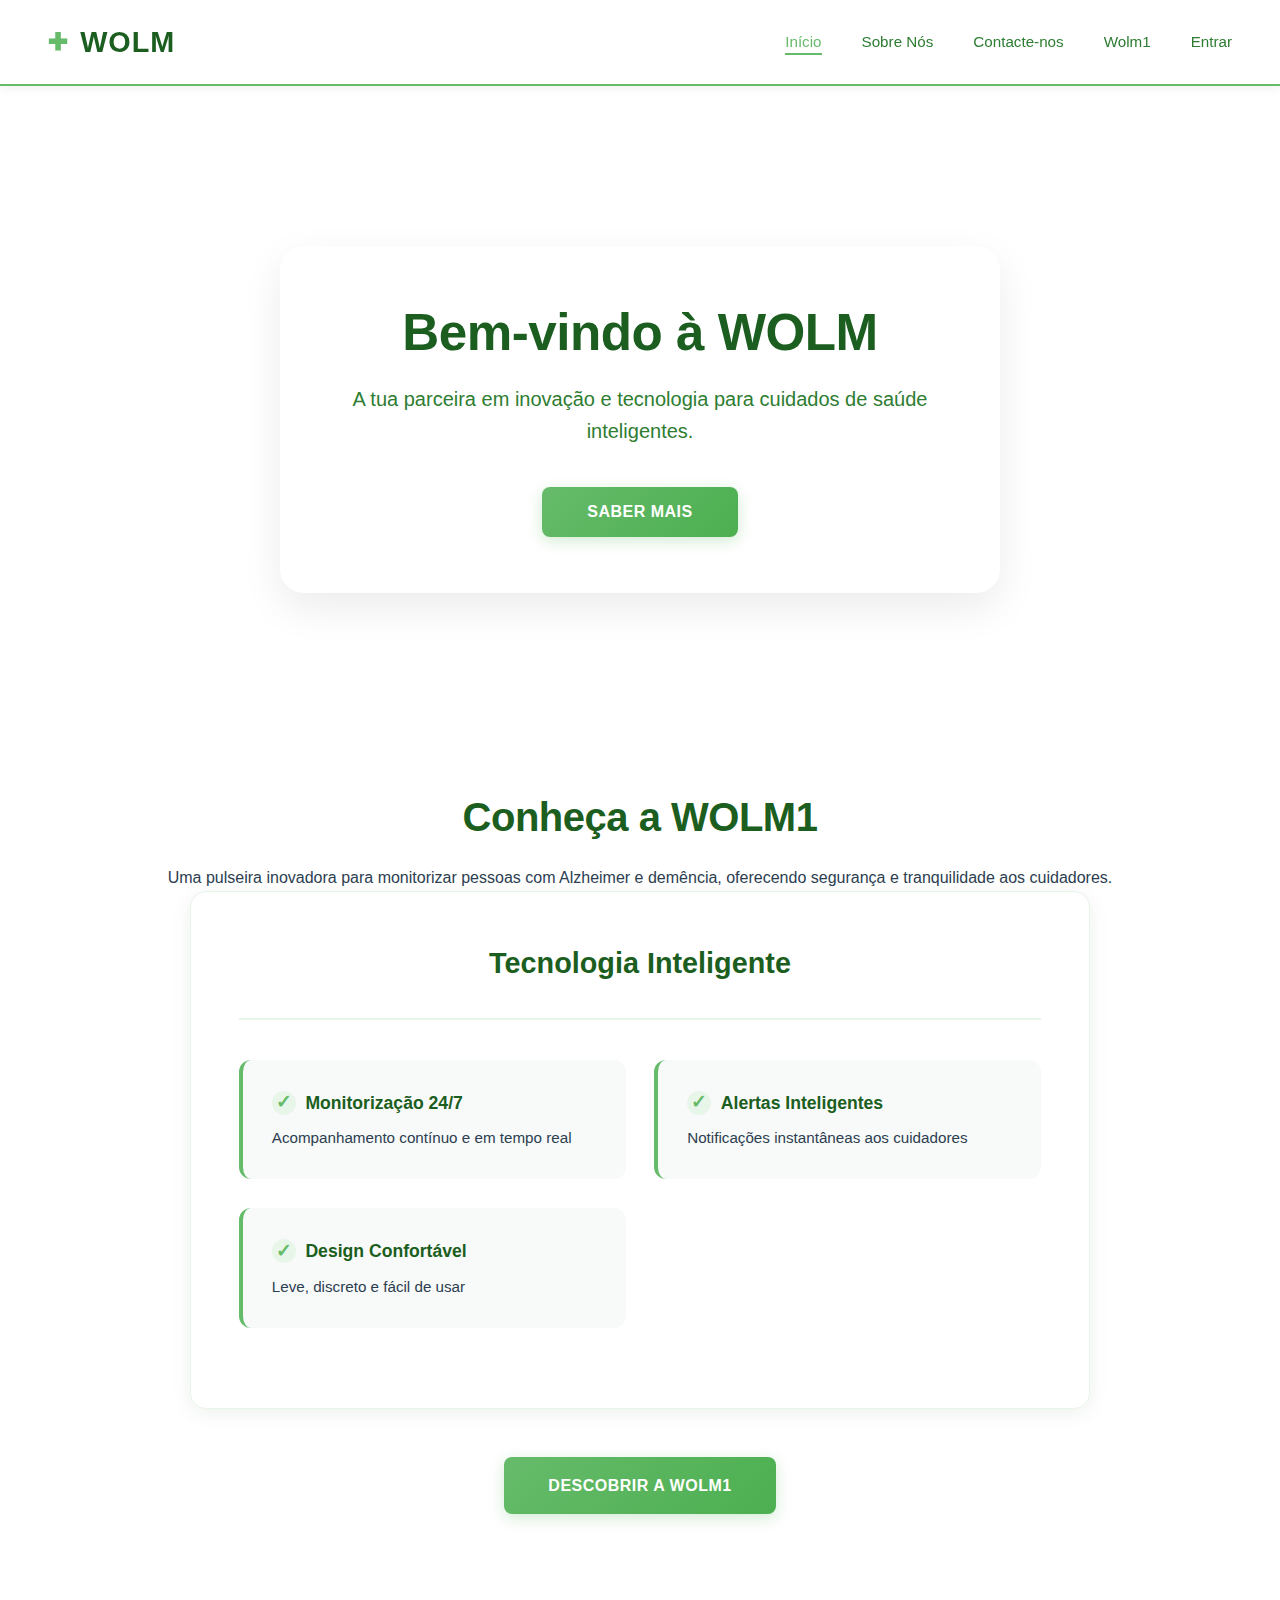
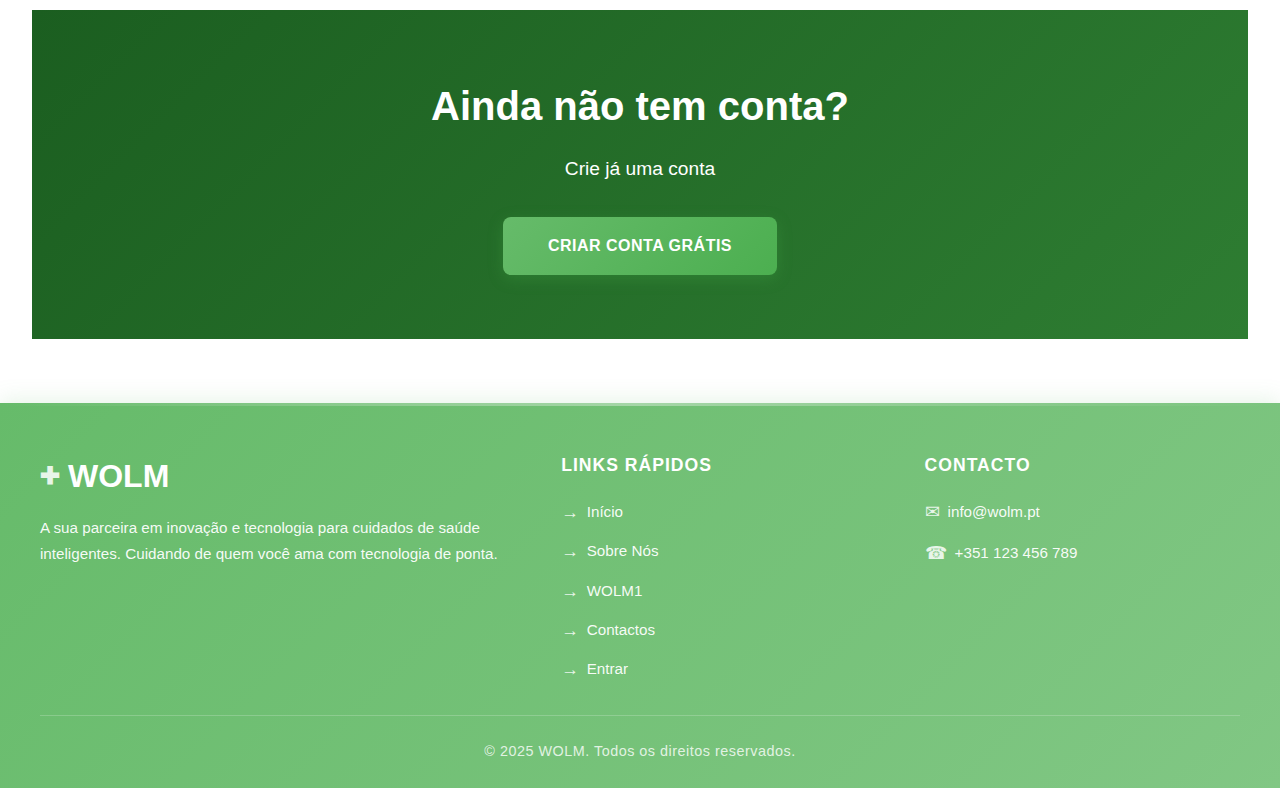
<file: index.html>
<!DOCTYPE html>
<html lang="pt">
<head>
  <meta charset="UTF-8">
  <meta name="viewport" content="width=device-width, initial-scale=1.0">
  <title>WOLM - Inovação e Tecnologia</title>
  <link rel="stylesheet" href="style.css" />
</head>
<body>
  <header>
    <h1>WOLM</h1>
    <nav>
      <ul>
        <li><a href="index.html" class="ativo">Início</a></li>
        <li><a href="sobre.html">Sobre Nós</a></li>
        <li><a href="contactos.html">Contacte-nos</a></li>
        <li><a href="wolm1.html">Wolm1</a></li>
        <li><a href="login.php">Entrar</a></li>
      </ul>
    </nav>
  </header>

  <main>
    <section class="hero">
      <div class="hero-content">
        <h2>Bem-vindo à WOLM</h2>
        <p>A tua parceira em inovação e tecnologia para cuidados de saúde inteligentes.</p>
        <button onclick="window.location.href='sobre.html'">Saber Mais</button>
      </div>
    </section>

    <!-- Secção da WOLM1 -->
    <section class="produto">
      <div class="produto-content">
        <h2>Conheça a WOLM1</h2>
        <p>Uma pulseira inovadora para monitorizar pessoas com Alzheimer e demência, oferecendo segurança e tranquilidade aos cuidadores.</p>
        
        <div class="produto-card">
          <div class="produto-card-header">
            <div class="produto-icon"></div>
            <h3>Tecnologia Inteligente</h3>
          </div>

          <div class="produto-features">
            <div class="feature-item">
              <h4>Monitorização 24/7</h4>
              <p>Acompanhamento contínuo e em tempo real</p>
            </div>
            <div class="feature-item">
              <h4>Alertas Inteligentes</h4>
              <p>Notificações instantâneas aos cuidadores</p>
            </div>
            <div class="feature-item">
              <h4>Design Confortável</h4>
              <p>Leve, discreto e fácil de usar</p>
            </div>
          </div>
        </div>

        <a href="wolm1.html" class="botao">Descobrir a WOLM1</a>
      </div>
    </section>

    <!-- CTA Criar Conta -->
    <section style="text-align: center; padding: 4rem 2rem; background: linear-gradient(135deg, #1b5e20, #2e7d32);">
      <h2 style="color: #ffffff; font-size: 2.5rem; margin-bottom: 1rem;">Ainda não tem conta?</h2>
      <p style="color: #ffffff; font-size: 1.2rem; margin-bottom: 2rem;">Crie já uma conta</p>
      <a href="login.php" class="botao" style="display: inline-block;">Criar conta grátis</a>
    </section>
  </main>

 <footer>
  <div class="footer-container">
    <!-- Marca e Descrição -->
    <div class="footer-brand">
      <h3>WOLM</h3>
      <p>A sua parceira em inovação e tecnologia para cuidados de saúde inteligentes. Cuidando de quem você ama com tecnologia de ponta.</p>
    </div>

    <!-- Links Rápidos -->
    <div class="footer-links">
      <h4>Links Rápidos</h4>
      <div class="links-column">
        <a href="index.html">Início</a>
        <a href="sobre.html">Sobre Nós</a>
        <a href="wolm1.html">WOLM1</a>
        <a href="contactos.html">Contactos</a>
        <a href="login.php">Entrar</a>
      </div>
    </div>

    <!-- Informações de Contato -->
    <div class="footer-contact">
      <h4>Contacto</h4>
      <p>info@wolm.pt</p>
      <p>+351 123 456 789</p>
    </div>
  </div>

  <!-- Copyright -->
  <div class="footer-copyright">
    <p>&copy; 2025 WOLM. Todos os direitos reservados.</p>
  </div>
</footer>
</body>
</html>
</file>
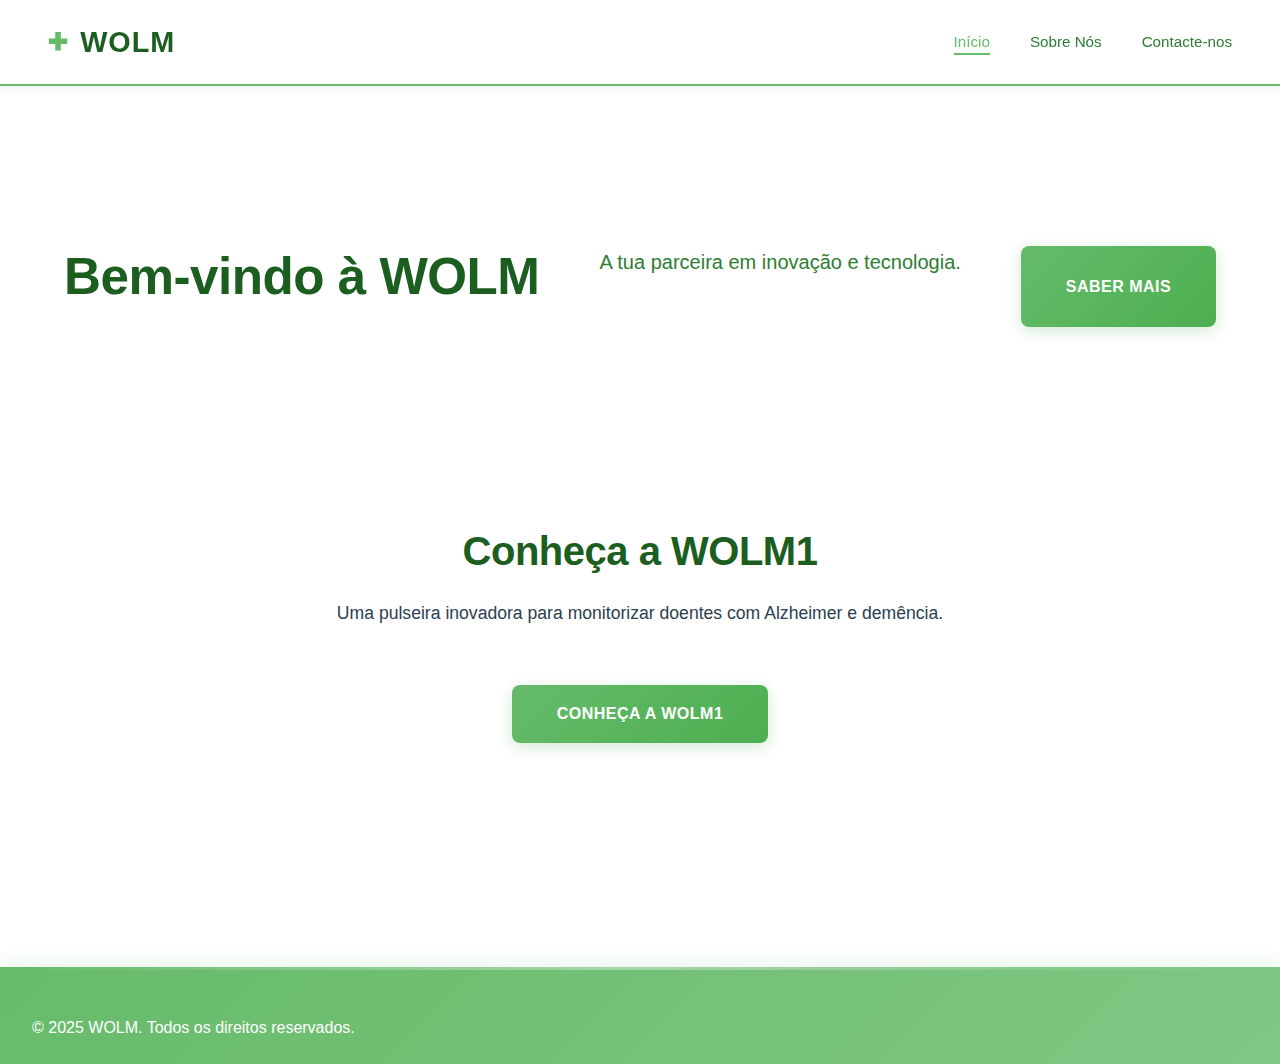
<file: PAP/index.html>
<!DOCTYPE html>
<html lang="pt">
<head>
  <meta charset="UTF-8">
  <meta name="viewport" content="width=device-width, initial-scale=1.0">
  <title>WOLM - Inovação e Tecnologia</title>
  <link rel="stylesheet" href="style.css">
</head>
<body>
  <header>
    <h1>WOLM</h1>
    <nav>
      <ul>
        <li><a href="index.html" class="ativo">Início</a></li>
        <li><a href="sobre.html">Sobre Nós</a></li>
        <li><a href="contactos.html">Contacte-nos</a></li>
      </ul>
    </nav>
  </header>

  <main>
    <section class="hero">
      <h2>Bem-vindo à WOLM</h2>
      <p>A tua parceira em inovação e tecnologia.</p>
      <button onclick="window.location.href='sobre.html'">Saber Mais</button>
    </section>

    <!-- Secção da WOLM1 -->
    <section class="produto">
      <h2>Conheça a WOLM1</h2>
      <p>Uma pulseira inovadora para monitorizar doentes com Alzheimer e demência.</p>
      <a href="wolm1.html" class="botao">Conheça a WOLM1</a>
    </section>
  </main>

  <footer>
    <p>&copy; 2025 WOLM. Todos os direitos reservados.</p>
  </footer>

  <script src="script.js"></script>
</body>
</html>
</file>
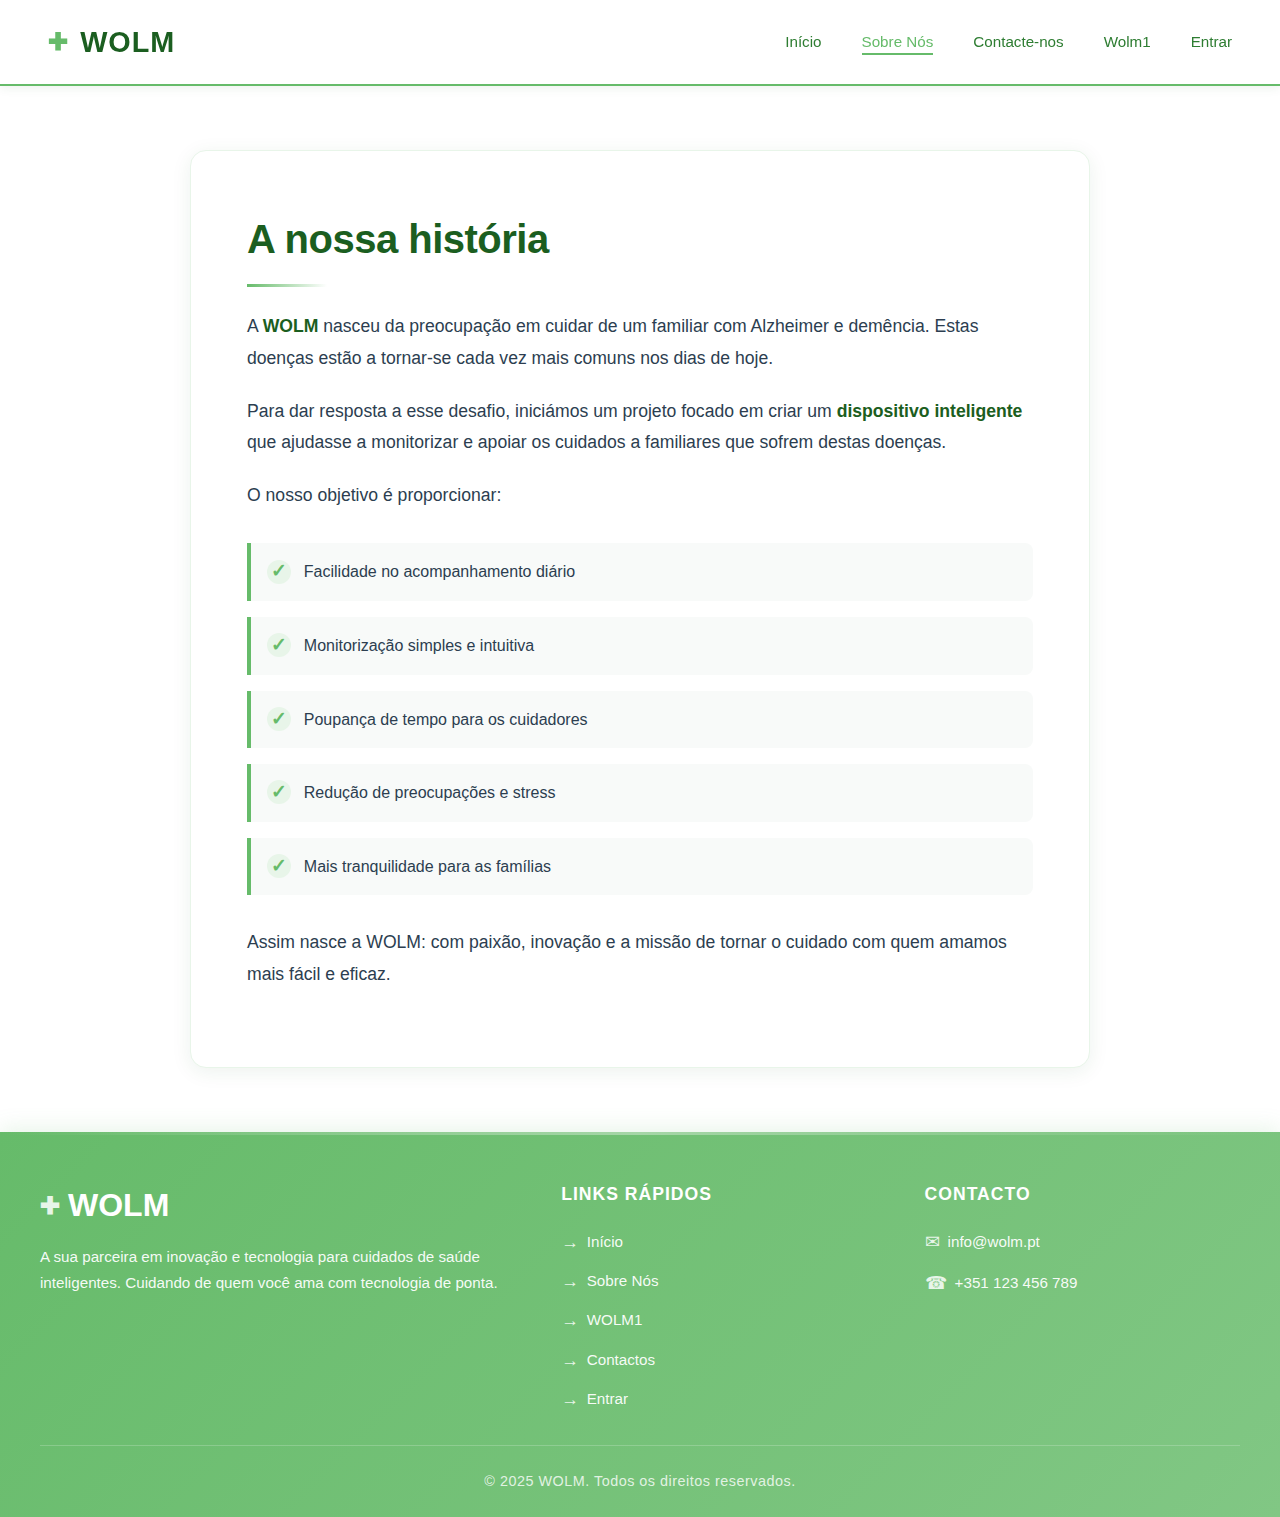
<file: sobre.html>
<!DOCTYPE html>
<html lang="pt">
<head>
  <meta charset="UTF-8">
  <meta name="viewport" content="width=device-width, initial-scale=1.0">
  <title>Sobre Nós - WOLM</title>
  <link rel="stylesheet" href="style.css" />
</head>
<body>
  <header>
    <h1>WOLM</h1>
    <nav>
      <ul>
        <li><a href="index.html">Início</a></li>
        <li><a href="sobre.html" class="ativo">Sobre Nós</a></li>
        <li><a href="contactos.html">Contacte-nos</a></li>
        <li><a href="wolm1.html">Wolm1</a></li>
        <li><a href="login.php">Entrar</a></li>
      </ul>
    </nav>
  </header>

  <main>
    <section class="conteudo">
      <h2>A nossa história</h2>

      <p>
        A <strong>WOLM</strong> nasceu da preocupação em cuidar de um familiar com Alzheimer e demência.  
        Estas doenças estão a tornar-se cada vez mais comuns nos dias de hoje.
      </p>

      <p>
        Para dar resposta a esse desafio, iniciámos um projeto focado em criar um
        <strong>dispositivo inteligente</strong> que ajudasse a monitorizar e apoiar os cuidados
        a familiares que sofrem destas doenças.
      </p>

      <p>
        O nosso objetivo é proporcionar:
      </p>

      <ul>
        <li>Facilidade no acompanhamento diário</li>
        <li>Monitorização simples e intuitiva</li>
        <li>Poupança de tempo para os cuidadores</li>
        <li>Redução de preocupações e stress</li>
        <li>Mais tranquilidade para as famílias</li>
      </ul>

      <p>
        Assim nasce a WOLM: com paixão, inovação e a missão de tornar o cuidado com quem amamos
        mais fácil e eficaz.
      </p>
    </section>
  </main>

<footer>
  <div class="footer-container">
    <!-- Marca e Descrição -->
    <div class="footer-brand">
      <h3>WOLM</h3>
      <p>A sua parceira em inovação e tecnologia para cuidados de saúde inteligentes. Cuidando de quem você ama com tecnologia de ponta.</p>
    </div>

    <!-- Links Rápidos -->
    <div class="footer-links">
      <h4>Links Rápidos</h4>
      <div class="links-column">
        <a href="index.html">Início</a>
        <a href="sobre.html">Sobre Nós</a>
        <a href="wolm1.html">WOLM1</a>
        <a href="contactos.html">Contactos</a>
        <a href="login.php">Entrar</a>
      </div>
    </div>

    <!-- Informações de Contato -->
    <div class="footer-contact">
      <h4>Contacto</h4>
      <p>info@wolm.pt</p>
      <p>+351 123 456 789</p>
    </div>
  </div>

  <!-- Copyright -->
  <div class="footer-copyright">
    <p>&copy; 2025 WOLM. Todos os direitos reservados.</p>
  </div>
</footer>
</body>
</html>
</file>
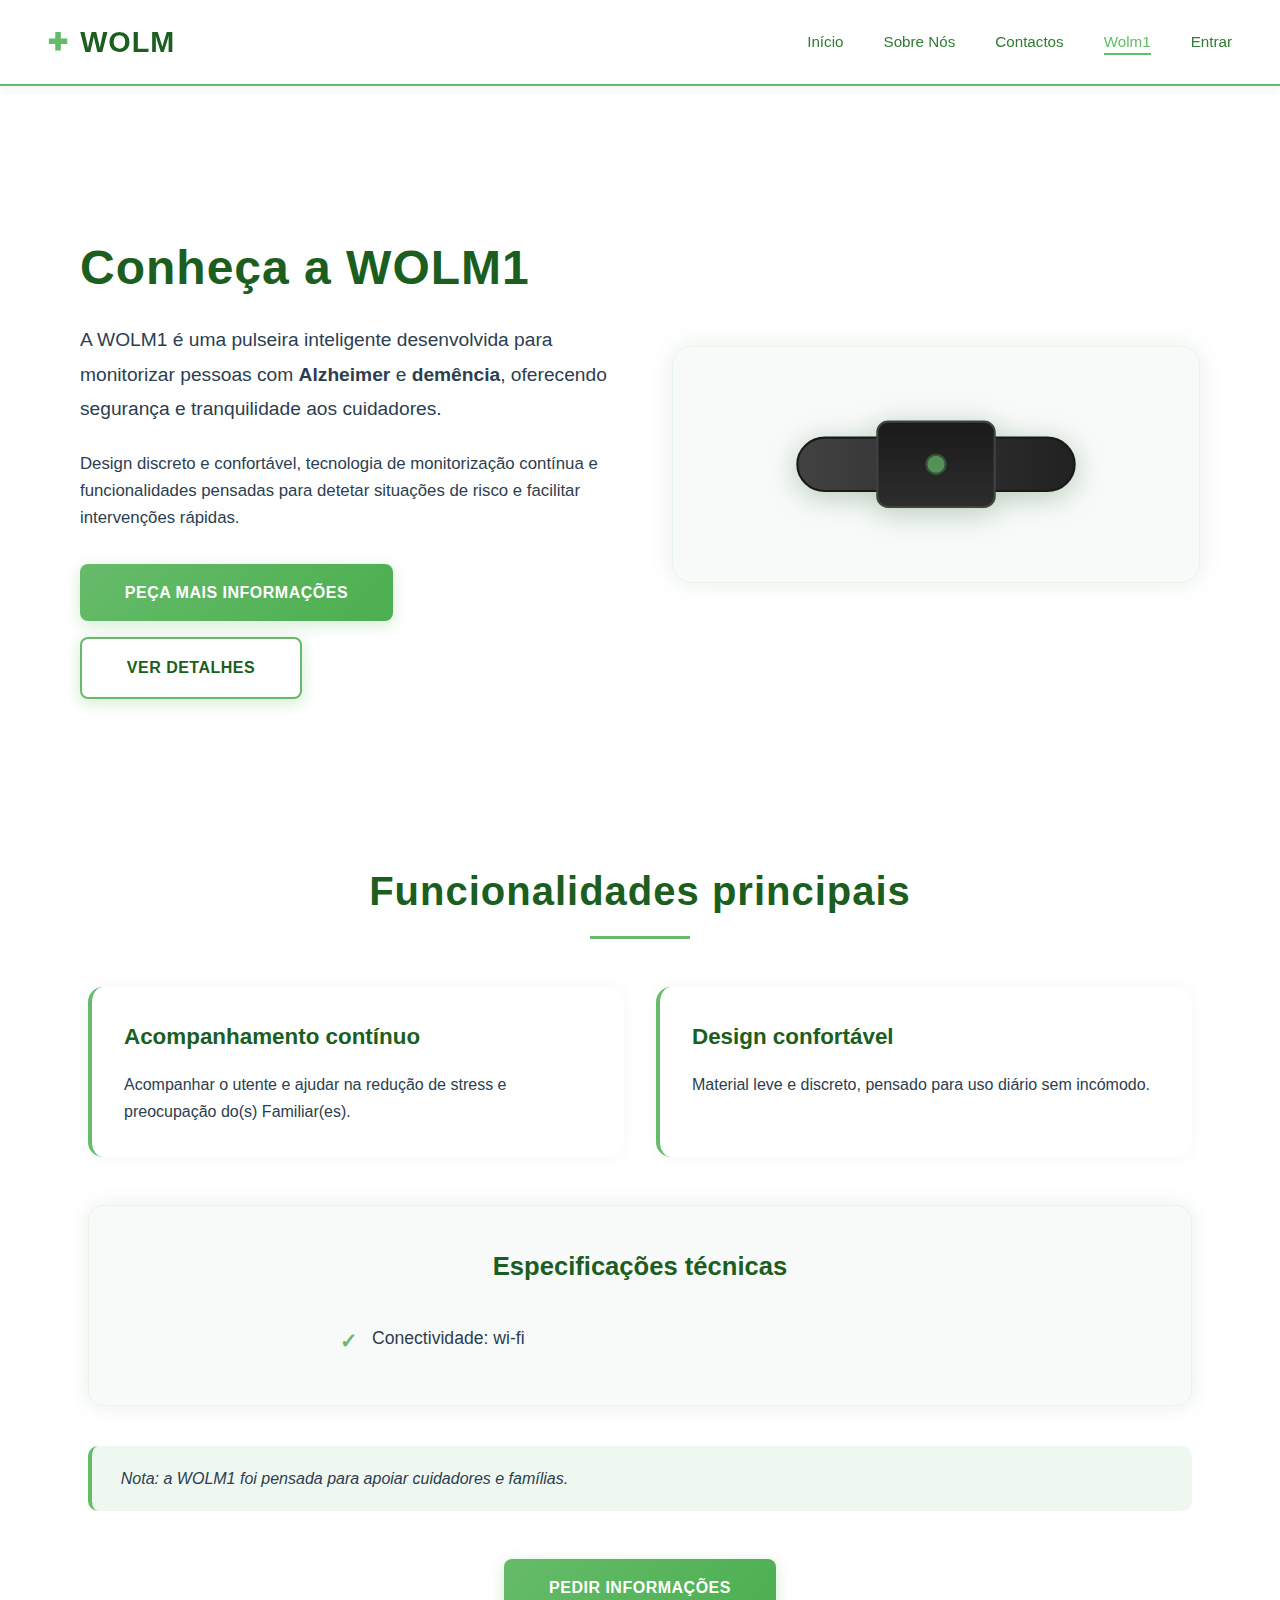
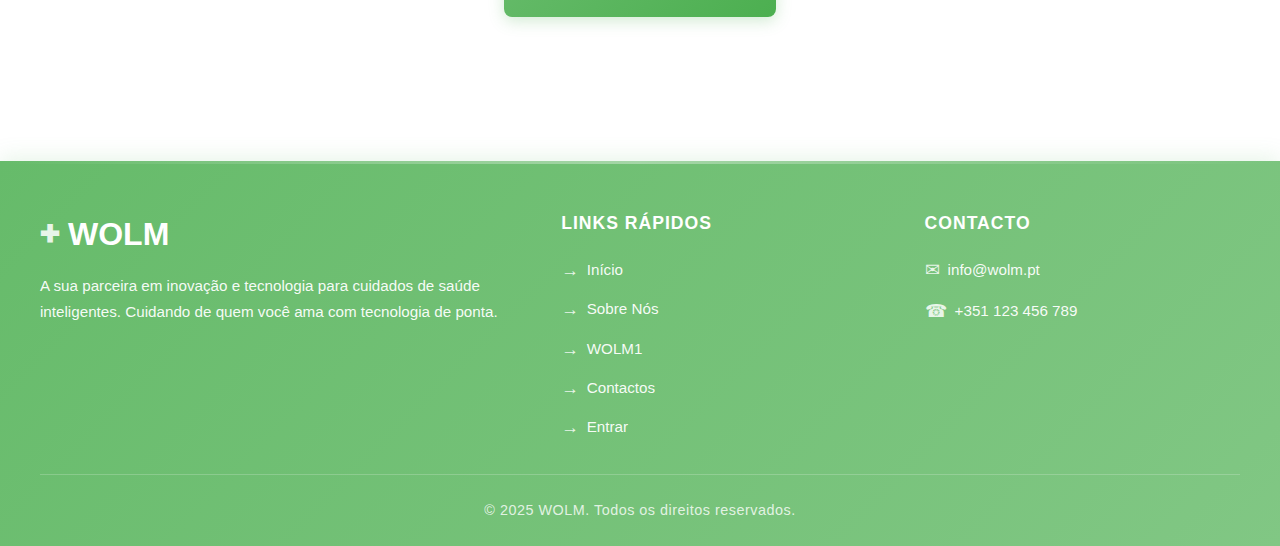
<file: wolm1.html>
<!DOCTYPE html>
<html lang="pt">
<head>
  <meta charset="UTF-8" />
  <meta name="viewport" content="width=device-width, initial-scale=1.0"/>
  <title>WOLM1 - A Pulseira Inteligente | WOLM</title>
  <link rel="stylesheet" href="style.css" />
</head>
<body>
  <header>
    <h1>WOLM</h1>
    <nav>
      <ul>
        <li><a href="index.html">Início</a></li>
        <li><a href="sobre.html">Sobre Nós</a></li>
        <li><a href="contactos.html">Contactos</a></li>
        <li><a href="wolm1.html" class="ativo">Wolm1</a></li>
        <li><a href="login.php">Entrar</a></li>
      </ul>
    </nav>
  </header>

  <main>
    <!-- HERO / APRESENTAÇÃO -->
    <section class="wolm1-hero">
      <div class="wolm1-text">
        <h2>Conheça a WOLM1</h2>
        <p class="lead">
          A WOLM1 é uma pulseira inteligente desenvolvida para monitorizar pessoas com
          <strong>Alzheimer</strong> e <strong>demência</strong>, oferecendo segurança e tranquilidade aos cuidadores.
        </p>

        <p>
          Design discreto e confortável, tecnologia de monitorização contínua e funcionalidades pensadas para
          detetar situações de risco e facilitar intervenções rápidas.
        </p>

        <div class="wolm1-ctas">
          <a class="botao" href="contactos.html">Peça Mais Informações</a>
          <a class="botao outline" href="#detalhes">Ver Detalhes</a>
        </div>
      </div>

      <div class="wolm1-preview" aria-hidden="true">
        <svg viewBox="0 0 300 160" xmlns="http://www.w3.org/2000/svg" role="img" aria-label="Ilustração da WOLM1">
          <defs>
            <linearGradient id="g" x1="0" x2="1">
              <stop offset="0" stop-color="#424242"/>
              <stop offset="1" stop-color="#212121"/>
            </linearGradient>
            <linearGradient id="screenGlow" x1="0" x2="0" y1="0" y2="1">
              <stop offset="0" stop-color="#1a1a1a"/>
              <stop offset="1" stop-color="#2d2d2d"/>
            </linearGradient>
          </defs>
          <!-- Bracelete -->
          <rect x="20" y="55" rx="26" ry="26" width="260" height="50" fill="url(#g)" stroke="#1a1a1a" stroke-width="2"/>
          <!-- Mostrador central -->
          <rect x="95" y="40" rx="10" ry="10" width="110" height="80" fill="url(#screenGlow)" stroke="#424242" stroke-width="2"/>
          <!-- LED/Indicador verde -->
          <circle cx="150" cy="80" r="8" fill="#66bb6a">
            <animate attributeName="opacity" values="1;0.5;1" dur="2s" repeatCount="indefinite"/>
          </circle>
          <!-- Brilho no LED -->
          <circle cx="150" cy="80" r="10" fill="#66bb6a" opacity="0.3"/>
        </svg>
      </div>
    </section>

    <!-- DETALHES / BENEFÍCIOS -->
    <section id="detalhes" class="wolm1-details">
      <h3>Funcionalidades principais</h3>

      <div class="features">
        <div class="feature">
          <h4>Acompanhamento contínuo</h4>
          <p>Acompanhar o utente e ajudar na redução de stress e preocupação do(s) Familiar(es).</p>
        </div>

        <div class="feature">
          <h4>Design confortável</h4>
          <p>Material leve e discreto, pensado para uso diário sem incómodo.</p>
        </div>
      </div>

      <div class="specs">
        <h4>Especificações técnicas</h4>
        <ul>
          <li>Conectividade: wi-fi</li>
        </ul>
      </div>

      <p class="note">
        Nota: a WOLM1 foi pensada para apoiar cuidadores e famílias.
      </p>

      <div class="wolm1-ctas-bottom">
        <a class="botao" href="contactos.html">Pedir Informações</a>
      </div>
    </section>
  </main>

  <footer>
  <div class="footer-container">
    <!-- Marca e Descrição -->
    <div class="footer-brand">
      <h3>WOLM</h3>
      <p>A sua parceira em inovação e tecnologia para cuidados de saúde inteligentes. Cuidando de quem você ama com tecnologia de ponta.</p>
    </div>

    <!-- Links Rápidos -->
    <div class="footer-links">
      <h4>Links Rápidos</h4>
      <div class="links-column">
        <a href="index.html">Início</a>
        <a href="sobre.html">Sobre Nós</a>
        <a href="wolm1.html">WOLM1</a>
        <a href="contactos.html">Contactos</a>
        <a href="login.php">Entrar</a>
      </div>
    </div>

    <!-- Informações de Contato -->
    <div class="footer-contact">
      <h4>Contacto</h4>
      <p>info@wolm.pt</p>
      <p>+351 123 456 789</p>
    </div>
  </div>

  <!-- Copyright -->
  <div class="footer-copyright">
    <p>&copy; 2025 WOLM. Todos os direitos reservados.</p>
  </div>
</footer>
</body>
</html>
</file>
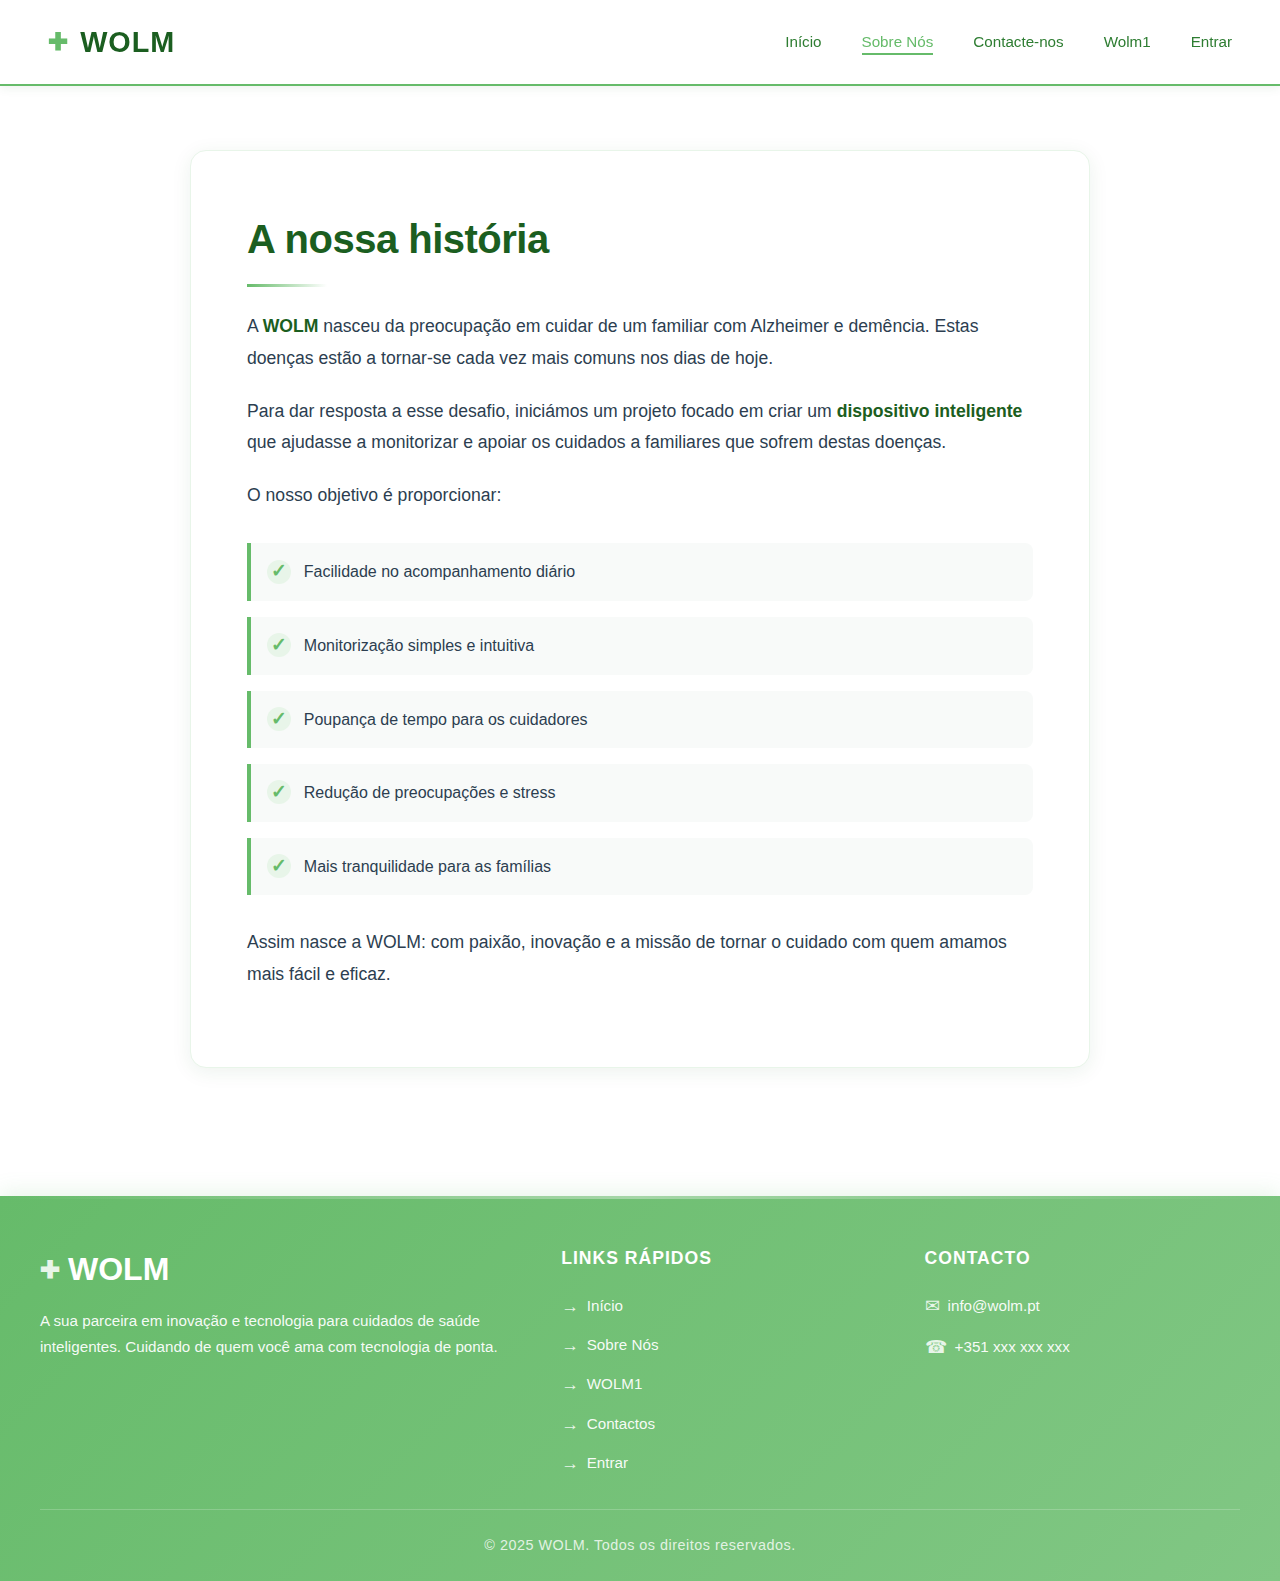
<file: PAP/sobre.html>
<!DOCTYPE html>
<html lang="pt">
<head>
  <meta charset="UTF-8">
  <meta name="viewport" content="width=device-width, initial-scale=1.0">
  <title>Sobre Nós - WOLM</title>
  <link rel="stylesheet" href="style.css" />
</head>
<body>
  <header>
    <h1>WOLM</h1>
    <nav>
      <ul>
        <li><a href="index.html">Início</a></li>
        <li><a href="sobre.html" class="ativo">Sobre Nós</a></li>
        <li><a href="contactos.html">Contacte-nos</a></li>
        <li><a href="wolm1.html">Wolm1</a></li>
        <li><a href="login.php">Entrar</a></li>
      </ul>
    </nav>
  </header>

  <main>
    <section class="conteudo">
      <h2>A nossa história</h2>

      <p>
        A <strong>WOLM</strong> nasceu da preocupação em cuidar de um familiar com Alzheimer e demência.  
        Estas doenças estão a tornar-se cada vez mais comuns nos dias de hoje.
      </p>

      <p>
        Para dar resposta a esse desafio, iniciámos um projeto focado em criar um
        <strong>dispositivo inteligente</strong> que ajudasse a monitorizar e apoiar os cuidados
        a familiares que sofrem destas doenças.
      </p>

      <p>
        O nosso objetivo é proporcionar:
      </p>

      <ul>
        <li>Facilidade no acompanhamento diário</li>
        <li>Monitorização simples e intuitiva</li>
        <li>Poupança de tempo para os cuidadores</li>
        <li>Redução de preocupações e stress</li>
        <li>Mais tranquilidade para as famílias</li>
      </ul>

      <p>
        Assim nasce a WOLM: com paixão, inovação e a missão de tornar o cuidado com quem amamos
        mais fácil e eficaz.
      </p>
    </section>
  </main>

<footer>
  <div class="footer-container">
    <!-- Marca e Descrição -->
    <div class="footer-brand">
      <h3>WOLM</h3>
      <p>A sua parceira em inovação e tecnologia para cuidados de saúde inteligentes. Cuidando de quem você ama com tecnologia de ponta.</p>
    </div>

    <!-- Links Rápidos -->
    <div class="footer-links">
      <h4>Links Rápidos</h4>
      <div class="links-column">
        <a href="index.html">Início</a>
        <a href="sobre.html">Sobre Nós</a>
        <a href="wolm1.html">WOLM1</a>
        <a href="contactos.html">Contactos</a>
        <a href="login.php">Entrar</a>
      </div>
    </div>

    <!-- Informações de Contato -->
    <div class="footer-contact">
      <h4>Contacto</h4>
      <p>info@wolm.pt</p>
      <p>+351 xxx xxx xxx</p>
    </div>
  </div>

  <!-- Copyright -->
  <div class="footer-copyright">
    <p>&copy; 2025 WOLM. Todos os direitos reservados.</p>
  </div>
</footer>
</body>
</html>
</file>
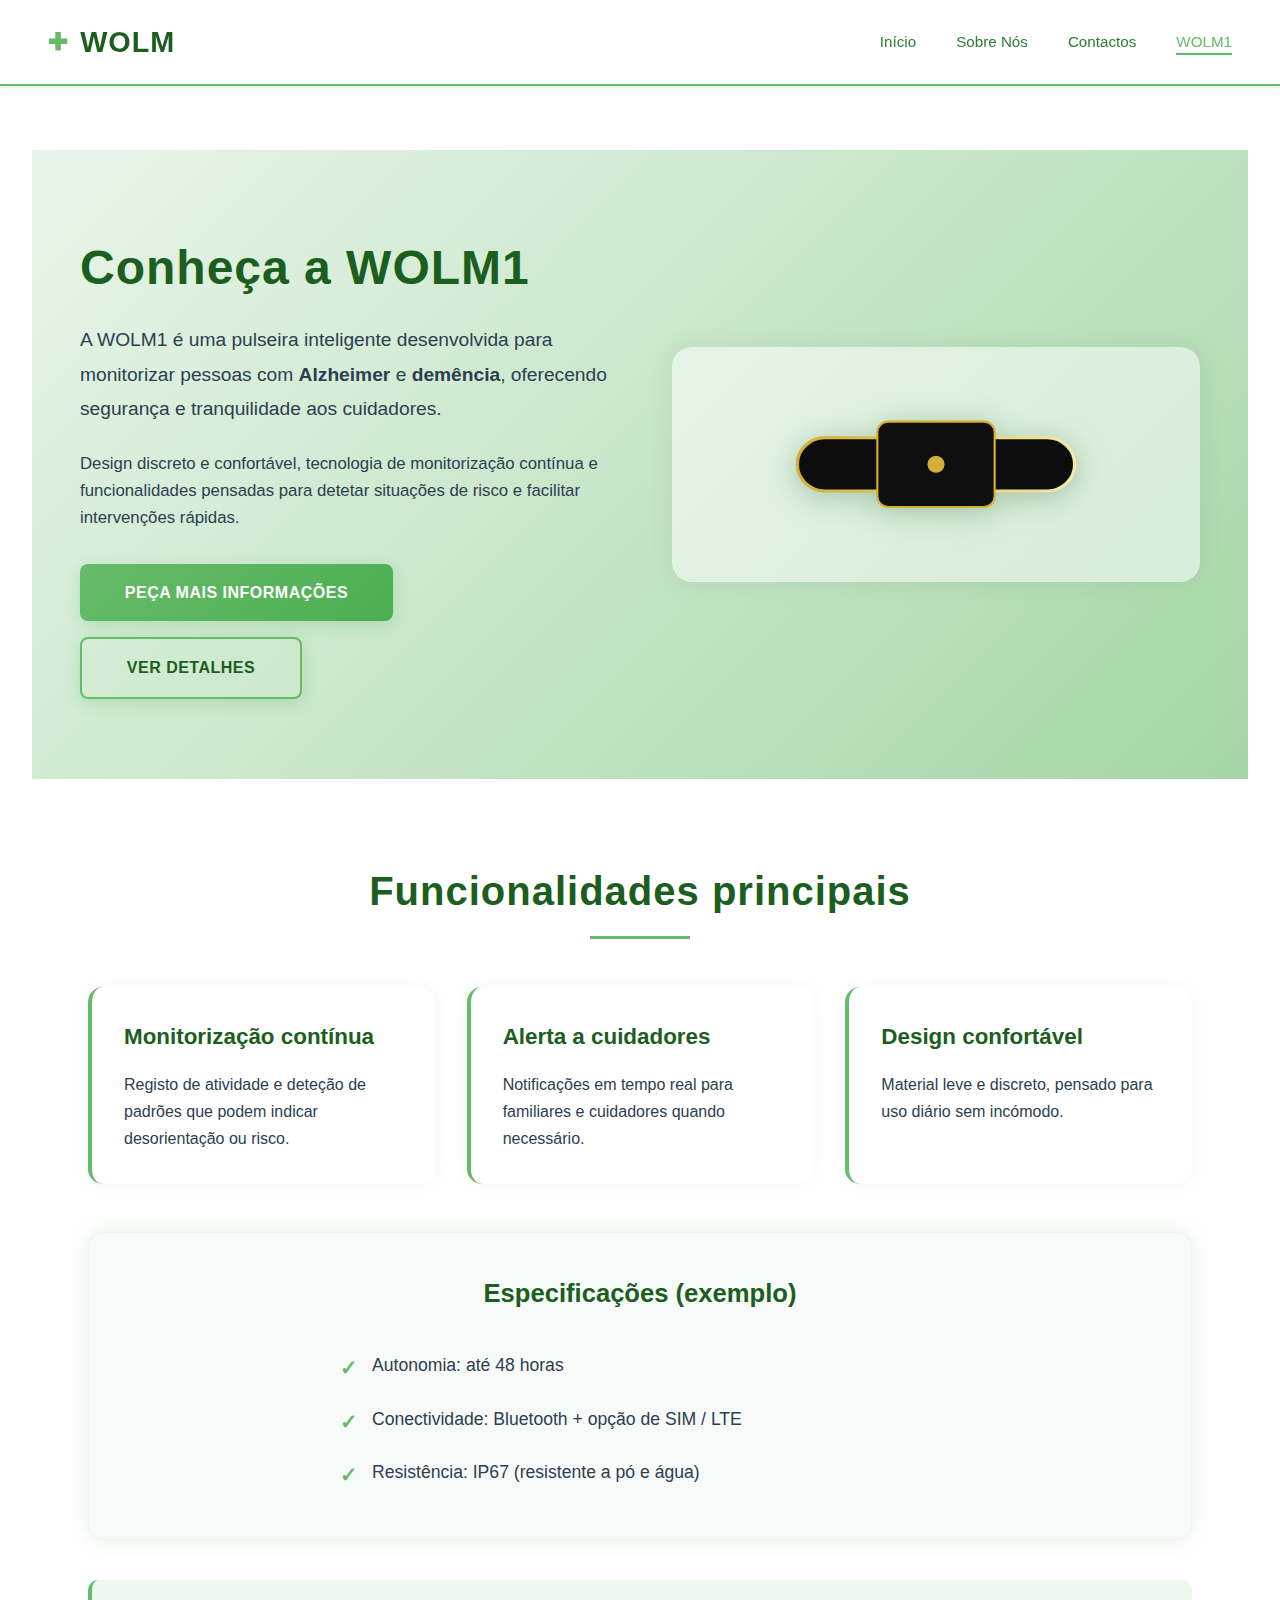
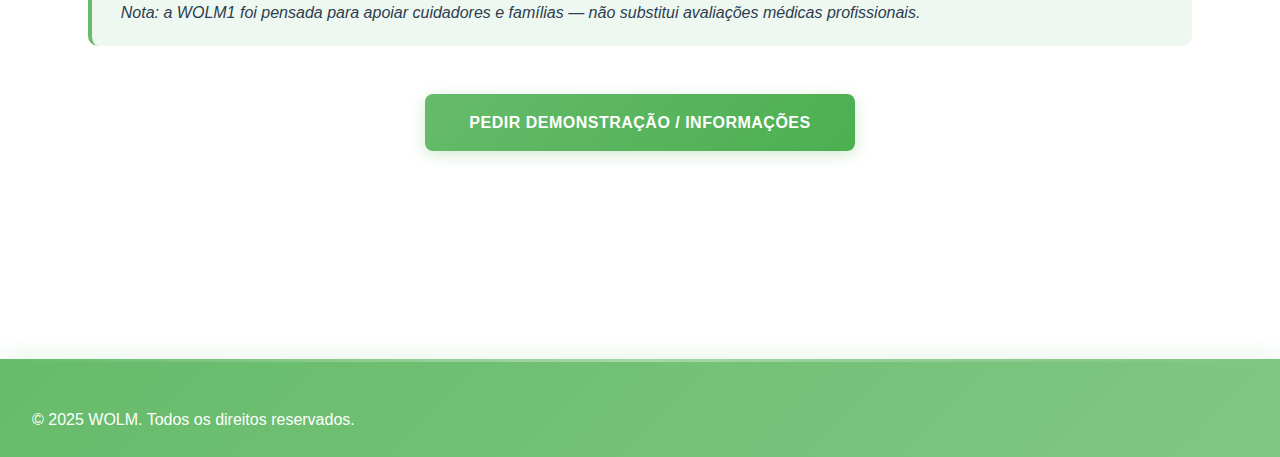
<file: PAP/wolm1.html>
<!DOCTYPE html>
<html lang="pt">
<head>
  <meta charset="UTF-8" />
  <meta name="viewport" content="width=device-width, initial-scale=1.0"/>
  <title>WOLM1 - A Pulseira Inteligente | WOLM</title>
  <link rel="stylesheet" href="style.css" />
</head>
<body>
  <header>
    <h1>WOLM</h1>
    <nav>
      <ul>
        <li><a href="index.html">Início</a></li>
        <li><a href="sobre.html">Sobre Nós</a></li>
        <li><a href="contactos.html">Contactos</a></li>
        <li><a href="wolm1.html" class="ativo">WOLM1</a></li>
      </ul>
    </nav>
  </header>

  <main>
    <!-- HERO / APRESENTAÇÃO -->
    <section class="wolm1-hero">
      <div class="wolm1-text">
        <h2>Conheça a WOLM1</h2>
        <p class="lead">
          A WOLM1 é uma pulseira inteligente desenvolvida para monitorizar pessoas com
          <strong>Alzheimer</strong> e <strong>demência</strong>, oferecendo segurança e tranquilidade aos cuidadores.
        </p>

        <p>
          Design discreto e confortável, tecnologia de monitorização contínua e funcionalidades pensadas para
          detetar situações de risco e facilitar intervenções rápidas.
        </p>

        <div class="wolm1-ctas">
          <a class="botao" href="contactos.html">Peça Mais Informações</a>
          <a class="botao outline" href="#detalhes">Ver Detalhes</a>
        </div>
      </div>

      <div class="wolm1-preview" aria-hidden="true">
        <!-- SVG simples como placeholder da pulseira -->
        <svg viewBox="0 0 300 160" xmlns="http://www.w3.org/2000/svg" role="img" aria-label="Ilustração da WOLM1">
          <defs>
            <linearGradient id="g" x1="0" x2="1">
              <stop offset="0" stop-color="#d4af37"/>
              <stop offset="1" stop-color="#f7e7a6"/>
            </linearGradient>
          </defs>
          <rect x="20" y="55" rx="26" ry="26" width="260" height="50" fill="#0d0d0d" stroke="url(#g)" stroke-width="3"/>
          <rect x="95" y="40" rx="10" ry="10" width="110" height="80" fill="#0f0f0f" stroke="#d4af37" stroke-width="2"/>
          <circle cx="150" cy="80" r="8" fill="#d4af37"/>
        </svg>
      </div>
    </section>

    <!-- DETALHES / BENEFÍCIOS -->
    <section id="detalhes" class="wolm1-details">
      <h3>Funcionalidades principais</h3>

      <div class="features">
        <div class="feature">
          <h4>Monitorização contínua</h4>
          <p>Registo de atividade e deteção de padrões que podem indicar desorientação ou risco.</p>
        </div>

        <div class="feature">
          <h4>Alerta a cuidadores</h4>
          <p>Notificações em tempo real para familiares e cuidadores quando necessário.</p>
        </div>

        <div class="feature">
          <h4>Design confortável</h4>
          <p>Material leve e discreto, pensado para uso diário sem incómodo.</p>
        </div>
      </div>

      <div class="specs">
        <h4>Especificações (exemplo)</h4>
        <ul>
          <li>Autonomia: até 48 horas</li>
          <li>Conectividade: Bluetooth + opção de SIM / LTE</li>
          <li>Resistência: IP67 (resistente a pó e água)</li>
        </ul>
      </div>

      <p class="note">
        Nota: a WOLM1 foi pensada para apoiar cuidadores e famílias — não substitui avaliações médicas profissionais.
      </p>

      <div class="wolm1-ctas-bottom">
        <a class="botao" href="contactos.html">Pedir Demonstração / Informações</a>
      </div>
    </section>
  </main>

  <footer>
    <p>&copy; 2025 WOLM. Todos os direitos reservados.</p>
  </footer>

</body>
</html>
</file>
<file: style.css>
/* ===== RESET E BASE ===== */
* {
  margin: 0;
  padding: 0;
  box-sizing: border-box;
}

body {
  font-family: 'Segoe UI', Tahoma, Geneva, Verdana, sans-serif;
  line-height: 1.6;
  color: #2c3e50;
}


/* ===== HEADER ===== */
header {
  background: #ffffff;
  color: #1b5e20;
  padding: 1.2rem 3rem;
  display: flex;
  justify-content: space-between;
  align-items: center;
  position: sticky;
  top: 0;
  z-index: 1000;
  box-shadow: 0 2px 10px rgba(27, 94, 32, 0.08);
  border-bottom: 2px solid #66bb6a;
}

header h1 {
  font-size: 1.8rem;
  letter-spacing: 1px;
  color: #1b5e20;
  font-weight: 600;
  display: flex;
  align-items: center;
  gap: 0.7rem;
}

header h1::before {
  content: '✚';
  color: #66bb6a;
  font-size: 1.5rem;
  font-weight: bold;
}

header nav ul {
  list-style: none;
  display: flex;
  gap: 2.5rem;
  margin: 0;
  padding: 0;
}

header nav ul li a {
  text-decoration: none;
  color: #2e7d32;
  font-weight: 500;
  font-size: 0.95rem;
  transition: color 0.3s ease;
  position: relative;
  padding-bottom: 5px;
}

header nav ul li a::after {
  content: '';
  position: absolute;
  bottom: 0;
  left: 0;
  width: 0;
  height: 2px;
  background: #66bb6a;
  transition: width 0.3s ease;
}

header nav ul li a:hover::after,
header nav ul li a.ativo::after {
  width: 100%;
}

header nav ul li a:hover,
header nav ul li a.ativo {
  color: #66bb6a;
}

/* Botão de voltar */
.voltar-btn {
  background: #e8f5e9;
  color: #1b5e20;
  padding: 0.5rem 1rem;
  border-radius: 8px;
  text-decoration: none;
  font-weight: 600;
  transition: all 0.3s ease;
  border: 2px solid #66bb6a;
}

.voltar-btn:hover {
  background: #66bb6a;
  color: #ffffff;
}

/* ===== HERO ===== */
.hero {
  padding: 6rem 2rem;
  background: transparent;
  display: flex;
  justify-content: center;
}
.hero::before,
.hero::after {
  display: none;
}


.hero-content {
  background: #ffffff;
  max-width: 720px;
  width: 100%;
  padding: 3.5rem 3rem;
  border-radius: 24px;
  text-align: center;

  box-shadow: 0 15px 40px rgba(0, 0, 0, 0.08);
}

.hero h2 {
  font-size: 3.2rem;
  margin-bottom: 1.2rem;
  color: #1b5e20;
  letter-spacing: -0.5px;
  font-weight: 700;
  line-height: 1.2;
}

.hero p {
  font-size: 1.25rem;
  color: #2e7d32;
  margin-bottom: 2.5rem;
  font-weight: 400;
  max-width: 700px;
  margin-left: auto;
  margin-right: auto;
}

.hero button {
  background: linear-gradient(135deg, #66bb6a 0%, #4caf50 100%);
  color: #ffffff;
  border: none;
  padding: 1rem 2.8rem;
  border-radius: 8px;
  font-weight: 600;
  font-size: 1rem;
  cursor: pointer;
  transition: all 0.3s ease;
  box-shadow: 0 4px 15px rgba(76, 175, 80, 0.25);
  text-transform: uppercase;
  letter-spacing: 0.5px;
}

.hero button:hover {
  background: linear-gradient(135deg, #4caf50 0%, #43a047 100%);
  transform: translateY(-2px);
  box-shadow: 0 6px 20px rgba(76, 175, 80, 0.35);
}

/* ===== PRODUTO ===== */
.produto {
  text-align: center;
  padding: 6rem 2rem;
  background: #ffffff;
  position: relative;
}

.produto-content {
  max-width: 1200px;
  margin: 0 auto;
}

.produto h2 {
  font-size: 2.5rem;
  color: #1b5e20;
  margin-bottom: 1rem;
  font-weight: 700;
  letter-spacing: -0.5px;
}

.produto > p {
  font-size: 1.1rem;
  color: #2c3e50;
  max-width: 700px;
  margin: 0 auto 3.5rem;
  line-height: 1.7;
}

/* Card da WOLM1 */
.produto-card {
  background: #ffffff;
  padding: 3rem;
  border-radius: 16px;
  box-shadow: 0 4px 20px rgba(27, 94, 32, 0.08);
  max-width: 900px;
  margin: 0 auto 3rem;
  border: 1px solid #e8f5e9;
  transition: all 0.3s ease;
}

.produto-card:hover {
  transform: translateY(-5px);
  box-shadow: 0 8px 30px rgba(27, 94, 32, 0.12);
}

.produto-card-header {
  display: flex;
  align-items: center;
  justify-content: center;
  gap: 1.5rem;
  margin-bottom: 2.5rem;
  padding-bottom: 2rem;
  border-bottom: 2px solid #e8f5e9;
}

.produto-icon {
  display: none; /* Esconde o quadrado */
}

.produto-card h3 {
  font-size: 1.8rem;
  color: #1b5e20;
  margin: 0;
  font-weight: 600;
}

.produto-features {
  display: grid;
  grid-template-columns: repeat(auto-fit, minmax(250px, 1fr));
  gap: 1.8rem;
  margin: 2rem 0;
}

.feature-item {
  background: #f8faf9;
  padding: 1.8rem;
  border-radius: 12px;
  border-left: 4px solid #66bb6a;
  transition: all 0.3s ease;
  text-align: left;
}

.feature-item:hover {
  background: #e8f5e9;
  transform: translateX(5px);
  box-shadow: 0 4px 15px rgba(102, 187, 106, 0.1);
}

.feature-item h4 {
  color: #1b5e20;
  font-size: 1.1rem;
  margin-bottom: 0.6rem;
  display: flex;
  align-items: center;
  gap: 0.6rem;
  font-weight: 600;
}

.feature-item h4::before {
  content: '✓';
  color: #66bb6a;
  font-weight: bold;
  font-size: 1.2rem;
  background: #e8f5e9;
  width: 24px;
  height: 24px;
  display: flex;
  align-items: center;
  justify-content: center;
  border-radius: 50%;
}

.feature-item p {
  color: #2c3e50;
  font-size: 0.95rem;
  margin: 0;
  line-height: 1.6;
}

/* Botão principal */
.botao {
  display: inline-block;
  background: linear-gradient(135deg, #66bb6a 0%, #4caf50 100%);
  color: #ffffff;
  padding: 1rem 2.8rem;
  border-radius: 8px;
  text-decoration: none;
  font-weight: 600;
  font-size: 1rem;
  transition: all 0.3s ease;
  box-shadow: 0 4px 15px rgba(76, 175, 80, 0.25);
  text-transform: uppercase;
  letter-spacing: 0.5px;
  border: none;
  cursor: pointer;
}

.botao:hover {
  background: linear-gradient(135deg, #4caf50 0%, #43a047 100%);
  transform: translateY(-2px);
  box-shadow: 0 6px 20px rgba(76, 175, 80, 0.35);
}

.botao.outline {
  background: transparent;
  color: #1b5e20;
  border: 2px solid #66bb6a;
}

.botao.outline:hover {
  background: #66bb6a;
  color: #ffffff;
  transform: translateY(-3px);
}

/* ===== CONTEÚDO (Sobre Nós) ===== */
main {
  padding: 4rem 2rem;
  min-height: calc(100vh - 200px);
}

.conteudo {
  max-width: 900px;
  margin: auto;
  background: #ffffff;
  padding: 3.5rem;
  border-radius: 16px;
  border-left: 5px solid #66bb6a;
  box-shadow: 0 4px 20px rgba(27, 94, 32, 0.08);
  animation: fadeIn 0.6s ease;
  border: 1px solid #e8f5e9;
}

.conteudo h2 {
  font-size: 2.5rem;
  color: #1b5e20;
  font-weight: 700;
  margin-bottom: 1.5rem;
  letter-spacing: -0.5px;
  position: relative;
  padding-bottom: 1rem;
}

.conteudo h2::after {
  content: '';
  position: absolute;
  bottom: 0;
  left: 0;
  width: 80px;
  height: 3px;
  background: linear-gradient(90deg, #66bb6a 0%, transparent 100%);
}

.conteudo p {
  font-size: 1.1rem;
  margin-bottom: 1.3rem;
  color: #2c3e50;
  line-height: 1.8;
}

.conteudo strong {
  color: #1b5e20;
  font-weight: 600;
}

.conteudo ul {
  margin: 2rem 0;
  padding-left: 0;
  list-style: none;
}

.conteudo ul li {
  margin-bottom: 1rem;
  padding: 1rem 1.2rem;
  padding-left: 1rem;
  border-left: 4px solid #66bb6a;
  background: #f8faf9;
  color: #2c3e50;
  font-weight: 500;
  border-radius: 0 8px 8px 0;
  transition: all 0.3s ease;
  position: relative;
}

.conteudo ul li::before {
  content: '✓';
  color: #66bb6a;
  font-weight: bold;
  font-size: 1.2rem;
  margin-right: 0.8rem;
  background: #e8f5e9;
  width: 24px;
  height: 24px;
  display: inline-flex;
  align-items: center;
  justify-content: center;
  border-radius: 50%;
}

.conteudo ul li:hover {
  background: #e8f5e9;
  transform: translateX(5px);
  box-shadow: 0 3px 12px rgba(102, 187, 106, 0.1);
}

/* ===== WOLM1 - PÁGINA ESPECÍFICA ===== */
.wolm1-hero {
  display: grid;
  grid-template-columns: 1fr 1fr;
  gap: 4rem;
  align-items: center;
  padding: 5rem 3rem;
  background: #ffffff;
  position: relative;
  overflow: hidden;
}

.wolm1-text h2 {
  font-size: 3rem;
  color: #1b5e20;
  margin-bottom: 1rem;
  letter-spacing: 1px;
}

.wolm1-text .lead {
  font-size: 1.2rem;
  color: #2c3e50;
  margin-bottom: 1.5rem;
  line-height: 1.8;
}

.wolm1-text p {
  color: #2c3e50;
  margin-bottom: 2rem;
  font-size: 1.05rem;
}

.wolm1-ctas {
  display: flex;
  gap: 1rem;
  flex-wrap: wrap;
}

/* Protótipo */
.wolm1-preview {
  display: flex;
  justify-content: center;
  align-items: center;
  background: #f8faf9;
  padding: 2rem;
  border-radius: 20px;
  box-shadow: 0 0 25px rgba(27, 94, 32, 0.1);
  border: 1px solid #e8f5e9;
}

.wolm1-preview svg {
  width: 100%;
  max-width: 320px;
  height: auto;
  filter: drop-shadow(0 5px 15px rgba(27, 94, 32, 0.3));
}

/* Detalhes Section */
.wolm1-details {
  max-width: 1200px;
  margin: 0 auto;
  padding: 5rem 3rem;
}

.wolm1-details h3 {
  font-size: 2.5rem;
  color: #1b5e20;
  margin-bottom: 3rem;
  text-align: center;
  letter-spacing: 1px;
  position: relative;
  padding-bottom: 1rem;
}

.wolm1-details h3::after {
  content: '';
  position: absolute;
  bottom: 0;
  left: 50%;
  transform: translateX(-50%);
  width: 100px;
  height: 3px;
  background: #66bb6a;
}

/* Features Grid */
.features {
  display: grid;
  grid-template-columns: repeat(auto-fit, minmax(300px, 1fr));
  gap: 2rem;
  margin-bottom: 3rem;
}

.feature {
  background: #ffffff;
  padding: 2rem;
  border-radius: 15px;
  border-left: 4px solid #66bb6a;
  transition: transform 0.3s, box-shadow 0.3s;
  box-shadow: 0 0 15px rgba(27, 94, 32, 0.05);
}

.feature:hover {
  transform: translateY(-5px);
  box-shadow: 0 0 30px rgba(27, 94, 32, 0.2);
}

.feature h4 {
  color: #1b5e20;
  font-size: 1.4rem;
  margin-bottom: 1rem;
}

.feature p {
  color: #2c3e50;
  line-height: 1.7;
}

/* Especificações */
.specs {
  background: #f8faf9;
  padding: 2.5rem;
  border-radius: 15px;
  margin-bottom: 2.5rem;
  border: 1px solid #e8f5e9;
  box-shadow: 0 0 20px rgba(27, 94, 32, 0.1);
}

.specs h4 {
  color: #1b5e20;
  font-size: 1.6rem;
  margin-bottom: 1.5rem;
  text-align: center;
}

.specs ul {
  list-style: none;
  padding: 0;
  max-width: 600px;
  margin: 0 auto;
}

.specs li {
  padding: 0.8rem 0;
  padding-left: 2rem;
  position: relative;
  color: #2c3e50;
  font-size: 1.1rem;
}

.specs li::before {
  content: '✓';
  color: #66bb6a;
  font-weight: bold;
  position: absolute;
  left: 0;
  font-size: 1.3rem;
}

/* Nota */
.note {
  background: rgba(102, 187, 106, 0.1);
  border-left: 4px solid #66bb6a;
  padding: 1.2rem 1.8rem;
  color: #2c3e50;
  font-style: italic;
  margin: 2.5rem 0;
  border-radius: 10px;
  line-height: 1.7;
}

.wolm1-ctas-bottom {
  text-align: center;
  margin-top: 3rem;
}

/* ===== CONTACTOS ===== */
main {
  padding: 4rem 2rem;
  min-height: calc(100vh - 200px);
}

.contacto-wrapper {
  max-width: 1200px;
  width: 100%;
  display: grid;
  grid-template-columns: 1fr 1fr; /* Duas colunas lado a lado */
  gap: 3rem;
  align-items: start;
  margin: 0 auto;
}

/* Info de Contacto (Lado Esquerdo) */
.contacto-info {
  background: #ffffff;
  padding: 3rem;
  border-radius: 16px;
  box-shadow: 0 4px 20px rgba(27, 94, 32, 0.08);
  border: 1px solid #e8f5e9;
  animation: fadeInLeft 0.8s ease forwards;
}

.contacto-info h2 {
  color: #1b5e20;
  font-size: 2.5rem;
  margin-bottom: 1rem;
  letter-spacing: -0.5px;
  font-weight: 700;
}

.contacto-info > p {
  color: #2c3e50;
  margin-bottom: 2.5rem;
  font-size: 1.1rem;
  line-height: 1.6;
}

.info-item {
  display: flex;
  align-items: start;
  gap: 1.5rem;
  margin-bottom: 1.5rem;
  padding: 1.5rem;
  background: #f8faf9;
  border-radius: 12px;
  border-left: 4px solid #66bb6a;
  transition: all 0.3s ease;
}

.info-item:hover {
  background: #e8f5e9;
  transform: translateX(5px);
  box-shadow: 0 4px 15px rgba(102, 187, 106, 0.1);
}

.info-icon {
  font-size: 1.5rem;
  color: #66bb6a;
  min-width: 50px;
  height: 50px;
  display: flex;
  align-items: center;
  justify-content: center;
  background: #e8f5e9;
  border-radius: 12px;
  border: 2px solid #c8e6c9;
}

.info-content h3 {
  color: #1b5e20;
  font-size: 1.1rem;
  margin-bottom: 0.5rem;
  font-weight: 600;
}

.info-content p,
.info-content a {
  color: #2c3e50;
  font-size: 0.95rem;
  line-height: 1.6;
}

.info-content a {
  text-decoration: none;
  transition: color 0.3s;
  font-weight: 500;
  color: #1b5e20;
}

.info-content a:hover {
  color: #66bb6a;
}

/* Formulário (Lado Direito) */
.contacto-container {
  background: #ffffff;
  padding: 3rem;
  border-radius: 16px;
  box-shadow: 0 4px 20px rgba(27, 94, 32, 0.08);
  border: 1px solid #e8f5e9;
  animation: fadeInRight 0.8s ease forwards;
}

.contacto-container h2 {
  color: #1b5e20;
  font-size: 2rem;
  margin-bottom: 1rem;
  text-align: center;
  font-weight: 700;
  letter-spacing: -0.5px;
}

.contacto-container > p {
  color: #2c3e50;
  margin-bottom: 2rem;
  text-align: center;
}

/* Responsivo */
@media (max-width: 968px) {
  .contacto-wrapper {
    grid-template-columns: 1fr; /* Empilha em telas pequenas */
    gap: 2rem;
  }
}
.form-contacto,
.form-login {
  display: flex;
  flex-direction: column;
  gap: 1.5rem;
  margin-top: 1rem;
}

.input-box {
  position: relative;
}

.input-box input,
.input-box textarea {
  width: 100%;
  padding: 1.2rem;
  background: #f8faf9;
  border: 2px solid #e0e0e0;
  border-radius: 8px;
  color: #2c3e50;
  outline: none;
  transition: all 0.3s ease;
  font-size: 1rem;
  font-family: 'Segoe UI', Tahoma, Geneva, Verdana, sans-serif;
}

.input-box textarea {
  min-height: 120px;
  resize: vertical;
}

.input-box input:focus,
.input-box textarea:focus {
  border-color: #66bb6a;
  box-shadow: 0 0 0 3px rgba(102, 187, 106, 0.1);
  background: #ffffff;
}

.input-box label {
  position: absolute;
  top: 50%;
  left: 1.2rem;
  transform: translateY(-50%);
  color: #757575;
  pointer-events: none;
  transition: all 0.3s ease;
  background: transparent;
  font-weight: 500;
}

.input-box textarea + label {
  top: 1.2rem;
  transform: none;
}

.input-box input:focus + label,
.input-box input:not(:placeholder-shown) + label,
.input-box input:valid + label,
.input-box textarea:focus + label,
.input-box textarea:not(:placeholder-shown) + label {
  top: -12px;
  left: 12px;
  font-size: 0.85rem;
  color: #66bb6a;
  background: #ffffff;
  padding: 0 8px;
  font-weight: 600;
}

.form-contacto button,
.form-login button {
  background: linear-gradient(135deg, #66bb6a 0%, #4caf50 100%);
  border: none;
  padding: 1.1rem;
  color: #ffffff;
  border-radius: 8px;
  font-weight: 600;
  font-size: 1rem;
  cursor: pointer;
  transition: all 0.3s ease;
  margin-top: 0.5rem;
  text-transform: uppercase;
  letter-spacing: 0.5px;
  box-shadow: 0 4px 15px rgba(76, 175, 80, 0.25);
}

.form-contacto button:hover,
.form-login button:hover {
  background: linear-gradient(135deg, #4caf50 0%, #43a047 100%);
  transform: translateY(-2px);
  box-shadow: 0 6px 20px rgba(76, 175, 80, 0.35);
}

/* Opções de Login Social */
.login-opcoes {
  margin-top: 2.5rem;
  padding-top: 2rem;
  border-top: 2px solid #e8f5e9;
}

.login-opcoes p {
  color: #2c3e50;
  margin-bottom: 1.2rem;
  text-align: center;
  font-size: 0.95rem;
  font-weight: 500;
}

.botoes-social {
  display: flex;
  gap: 1rem;
}

.botoes-social button {
  flex: 1;
  display: flex;
  align-items: center;
  justify-content: center;
  gap: 0.7rem;
  background: #f8faf9;
  border: 2px solid #e0e0e0;
  color: #2c3e50;
  padding: 1rem;
  border-radius: 8px;
  cursor: pointer;
  font-weight: 600;
  transition: all 0.3s ease;
  font-size: 0.95rem;
}

.botoes-social button:hover {
  border-color: #66bb6a;
  background: #e8f5e9;
  transform: translateY(-2px);
  box-shadow: 0 4px 15px rgba(102, 187, 106, 0.15);
}

.botoes-social img {
  width: 22px;
  height: 22px;
}

/* ===== LOGIN ===== */
.login-container {
  max-width: 450px;
  width: 100%;
  margin: 0 auto;
}

.form-wrapper {
  background: #ffffff;
  padding: 3rem;
  border-radius: 16px;
  box-shadow: 0 4px 20px rgba(27, 94, 32, 0.08);
  border: 1px solid #e8f5e9;
  animation: fadeIn 0.6s ease;
  display: none;
}

.form-wrapper.active {
  display: block;
}

.form-wrapper h2 {
  color: #1b5e20;
  font-size: 2rem;
  margin-bottom: 2.5rem;
  text-align: center;
  font-weight: 700;
  letter-spacing: -0.5px;
  padding-bottom: 1rem;
  border-bottom: 2px solid #e8f5e9;
}

.form-wrapper > p {
  color: #2c3e50;
  margin-bottom: 2rem;
  text-align: center;
  font-size: 0.95rem;
}

.login-divider {
  margin: 2rem 0;
  text-align: center;
  position: relative;
}

.login-divider::before {
  content: '';
  position: absolute;
  top: 50%;
  left: 0;
  right: 0;
  height: 1px;
  background: #e0e0e0;
}

.login-divider span {
  background: #ffffff;
  padding: 0 1rem;
  color: #757575;
  position: relative;
  font-size: 0.9rem;
  font-weight: 500;
}

/* ===== FOOTER ===== */
footer {
  background: linear-gradient(135deg, #66bb6a 0%, #81c784 100%);
  color: #ffffff;
  padding: 3rem 2rem 1.5rem;
  box-shadow: 0 -4px 20px rgba(102, 187, 106, 0.15);
  position: relative;
  margin-top: 4rem;
}

footer::before {
  content: '';
  position: absolute;
  top: 0;
  left: 0;
  right: 0;
  height: 3px;
  background: linear-gradient(90deg, transparent 0%, #a5d6a7 50%, transparent 100%);
}

.footer-container {
  max-width: 1200px;
  margin: 0 auto;
  display: grid;
  grid-template-columns: 1.5fr 1fr 1fr;
  gap: 3rem;
  padding-bottom: 2rem;
  border-bottom: 1px solid rgba(255, 255, 255, 0.2);
  align-items: start;
}

/* Marca WOLM */
.footer-brand h3 {
  font-size: 2rem;
  margin-bottom: 0.8rem;
  color: #ffffff;
  font-weight: 700;
  display: flex;
  align-items: center;
  gap: 0.5rem;
}

.footer-brand h3::before {
  content: '✚';
  color: #e8f5e9;
  font-size: 1.5rem;
  font-weight: bold;
}

.footer-brand p {
  color: rgba(255, 255, 255, 0.95);
  line-height: 1.7;
  font-size: 0.95rem;
  margin: 0;
}

/* Títulos das seções */
.footer-links h4,
.footer-contact h4 {
  font-size: 1.1rem;
  margin-bottom: 1.2rem;
  color: #ffffff;
  font-weight: 600;
  text-transform: uppercase;
  letter-spacing: 1px;
}

/* Links */
.links-column {
  display: flex;
  flex-direction: column;
  gap: 0.7rem;
}

.links-column a {
  color: rgba(255, 255, 255, 0.95);
  text-decoration: none;
  transition: all 0.3s ease;
  font-size: 0.95rem;
  display: flex;
  align-items: center;
  gap: 0.5rem;
}

.links-column a::before {
  content: '→';
  color: #e8f5e9;
  transition: transform 0.3s ease;
  font-size: 1.1rem;
}

.links-column a:hover {
  color: #e8f5e9;
  transform: translateX(5px);
}

.links-column a:hover::before {
  transform: translateX(3px);
}

/* Informações de Contato */
.footer-contact p {
  color: rgba(255, 255, 255, 0.95);
  margin-bottom: 0.8rem;
  font-size: 0.95rem;
  line-height: 1.6;
  display: flex;
  align-items: center;
  gap: 0.5rem;
}

.footer-contact p::before {
  color: #e8f5e9;
  font-size: 1.1rem;
}

.footer-contact p:nth-child(2)::before {
  content: '✉';
}

.footer-contact p:nth-child(3)::before {
  content: '☎';
}

/* Copyright */
.footer-copyright {
  text-align: center;
  padding-top: 1.5rem;
}

.footer-copyright p {
  color: rgba(255, 255, 255, 0.8);
  font-size: 0.9rem;
  margin: 0;
  letter-spacing: 0.5px;
}

/* Responsivo */
@media (max-width: 968px) {
  .footer-container {
    grid-template-columns: 1fr 1fr;
    gap: 2.5rem;
  }

  .footer-brand {
    grid-column: 1 / -1;
  }
}

@media (max-width: 576px) {
  footer {
    padding: 2rem 1.5rem 1rem;
  }

  .footer-container {
    grid-template-columns: 1fr;
    gap: 2rem;
  }

  .footer-brand h3 {
    font-size: 1.6rem;
  }
}

/* Responsivo */
@media (max-width: 768px) {
  .footer-content {
    grid-template-columns: 1fr;
    gap: 2rem;
  }
  
  footer {
    padding: 2rem 1rem 1rem;
  }
}

/* ===== TABELA DE UTENTES ===== */
.tabela-container {
  width: 100%; 
  padding: 1rem;
  background: rgba(255, 255, 255, 0.9);
  border-radius: 12px;
  box-shadow: 0 4px 15px rgba(27, 94, 32, 0.08);
}

.tabela-utentes {
  width: 100%;
  min-width: 650px; /* Garante que o scroll funcione */
  border-collapse: collapse;
  background: #ffffff;
}

.tabela-utentes th {
  background: #e8f5e9;
  color: #1b5e20;
  text-align: left;
  padding: 1rem;
  font-weight: 600;
  border-bottom: 2px solid #66bb6a;
}

.tabela-utentes td {
  padding: 1rem;
  border-bottom: 1px solid #e8f5e9;
  color: #2c3e50;
  font-size: 0.95rem;
  vertical-align: top;
}

.tabela-utentes tr:hover {
  background: #f8faf9;
}

/* Lista de medicamentos dentro da tabela */
.tabela-utentes ul {
  margin: 0;
  padding-left: 1.2rem;
}

.tabela-utentes ul li {
  background: none;
  border: none;
  padding: 0.2rem 0;
  font-size: 0.9rem;
}

/* Pulseira destacada */
.pulseira-associada {
  color: #388e3c; /* verde */
  font-weight: 600;
}

.pulseira-nao-associada {
  color: #d32f2f; /* vermelho */
  font-weight: bold;
}

/* Responsividade */
@media (max-width: 768px) {
  .tabela-container {
    padding: 0.5rem;
  }

  .tabela-utentes th,
  .tabela-utentes td {
    padding: 0.6rem;
    font-size: 0.9rem;
  }
}

/* ===== ANIMAÇÕES ===== */
@keyframes fadeIn {
  from {
    opacity: 0;
    transform: translateY(20px);
  }
  to {
    opacity: 1;
    transform: translateY(0);
  }
}

@keyframes fadeInLeft {
  from {
    opacity: 0;
    transform: translateX(-30px);
  }
  to {
    opacity: 1;
    transform: translateX(0);
  }
}

@keyframes fadeInRight {
  from {
    opacity: 0;
    transform: translateX(30px);
  }
  to {
    opacity: 1;
    transform: translateX(0);
  }
}

/* ===== BOTÃO EDITAR ===== */
.tabela-utentes .btn-editar {
  display: inline-block;
  background: linear-gradient(135deg, #66bb6a 0%, #4caf50 100%);
  color: #ffffff;
  padding: 0.5rem 1rem;
  border-radius: 8px;
  text-decoration: none;
  font-weight: 600;
  font-size: 0.9rem;
  transition: all 0.3s ease;
  box-shadow: 0 3px 10px rgba(76, 175, 80, 0.25);
  text-transform: uppercase;
  border: none;
  cursor: pointer;
}

.tabela-utentes .btn-editar:hover {
  background: linear-gradient(135deg, #4caf50 0%, #43a047 100%);
  transform: translateY(-2px);
  box-shadow: 0 5px 15px rgba(76, 175, 80, 0.35);
}

.form-wrapper h2 {
  margin-top: 0;
}

/* ===== CORREÇÃO DEFINITIVA LOGIN ===== */
.pagina-login {
  padding-top: 1.5rem !important;
  padding-bottom: 1.5rem !important;
  min-height: 100vh;
  display: flex;
  align-items: center;
  justify-content: center;
}

.pagina-login .login-container {
  margin-top: 0;
}

footer {
  margin-top: 0;
}
.perfil-menu {
    position: relative;
}

/* Avatar clicável */
.avatar-wrapper {
    cursor: pointer;
}

/* Avatar letra inicial */
.avatar-inicial {
    width: 45px;
    height: 45px;
    border-radius: 50%;
    background: linear-gradient(135deg, #66bb6a, #4caf50);
    color: #fff;
    display: flex;
    align-items: center;
    justify-content: center;
    font-weight: bold;
    font-size: 1.1rem;
    border: 2px solid #66bb6a;
}

/* Avatar com foto */
.foto-perfil {
    width: 45px;
    height: 45px;
    border-radius: 50%;
    object-fit: cover;
    border: 2px solid #66bb6a;
}

/* Submenu escondido inicialmente */
.perfil-menu .submenu {
    display: none;
    position: absolute;
    top: 50px;
    right: 0;
    background-color: #fff;
    border-radius: 5px;
    box-shadow: 0 2px 6px rgba(0,0,0,0.2);
    list-style: none;
    padding: 0;
    margin: 0;
    min-width: 150px;
    z-index: 100;
}

/* Mostrar submenu quando o mouse está sobre avatar ou submenu */
.perfil-menu:hover .submenu,
.perfil-menu:focus-within .submenu {
    display: block;
}

.perfil-menu .submenu li a {
    display: block;
    padding: 10px 15px;
    color: #333;
    text-decoration: none;
}

.perfil-menu .submenu li a:hover {
    background-color: #f0f0f0;
}
/* ===== PERFIL DO CUIDADOR ===== */
.perfil-container {
    max-width: 600px;
    margin: 4rem auto;
    background: #ffffff;
    padding: 3rem;
    border-radius: 16px;
    box-shadow: 0 6px 25px rgba(27, 94, 32, 0.1);
    border: 1px solid #e8f5e9;
}

.perfil-container h2 {
    text-align: center;
    color: #1b5e20;
    font-size: 2.2rem;
    margin-bottom: 2rem;
    font-weight: 700;
}

/* Avatar Section */
.perfil-avatar-section {
    text-align: center;
    margin-bottom: 2rem;
}

.perfil-avatar {
    display: flex;
    justify-content: center;
    margin-bottom: 1.5rem;
}

/* Avatar letra inicial */
/* Avatar letra inicial - APENAS para páginas de perfil */
.perfil-avatar .avatar-inicial,
.perfil-container .avatar-inicial {
    width: 120px;
    height: 120px;
    font-size: 3rem;
    background: linear-gradient(135deg, #66bb6a, #4caf50);
    color: #fff;
    display: flex;
    align-items: center;
    justify-content: center;
    border-radius: 50%;
    font-weight: 700;
    border: 4px solid #66bb6a;
}

/* Avatar com foto */
.perfil-avatar img {
    width: 120px;
    height: 120px;
    border-radius: 50%;
    object-fit: cover;
    border: 4px solid #66bb6a;
}

/* Seção do formulário */
.secao-form {
    margin: 1.5rem 0;
}

.titulo-secao {
    color: #1b5e20;
    font-size: 1.3rem;
    font-weight: 600;
    margin-bottom: 1rem;
    display: flex;
    align-items: center;
    gap: 0.5rem;
}

/* Formulário */
.perfil-form {
    display: flex;
    flex-direction: column;
    gap: 1.5rem;
}

.perfil-form label {
    font-weight: 600;
    color: #1b5e20;
    margin-bottom: 0.3rem;
}

.perfil-form input {
    padding: 0.9rem 1rem;
    border-radius: 8px;
    border: 2px solid #e0e0e0;
    font-size: 1rem;
    transition: all 0.3s ease;
    background: #f8faf9;
}

.perfil-form input:focus {
    border-color: #66bb6a;
    outline: none;
    background: #ffffff;
    box-shadow: 0 0 0 3px rgba(102, 187, 106, 0.15);
}

/* Botão */
.perfil-form button {
    margin-top: 1.5rem;
    background: linear-gradient(135deg, #66bb6a, #4caf50);
    border: none;
    padding: 1rem;
    border-radius: 10px;
    color: #ffffff;
    font-weight: 700;
    font-size: 1rem;
    cursor: pointer;
    transition: all 0.3s ease;
    text-transform: uppercase;
}

.perfil-form button:hover {
    transform: translateY(-2px);
    box-shadow: 0 6px 20px rgba(76, 175, 80, 0.35);
}

/* Botão grande */
.btn-large {
    padding: 1.2rem 2rem !important;
    font-size: 1.1rem !important;
}

/* Input de arquivo estilizado */
.perfil-form input[type="file"] {
    display: none;
}

/* Botão personalizado para escolher foto */
.perfil-form .custom-file-upload {
    display: inline-block;
    padding: 0.9rem 1.5rem;
    cursor: pointer;
    border-radius: 8px;
    background: linear-gradient(135deg, #66bb6a, #4caf50);
    color: #fff;
    font-weight: 600;
    font-size: 1rem;
    transition: all 0.3s ease;
    text-align: center;
    border: none;
}

.perfil-form .custom-file-upload:hover {
    background: linear-gradient(135deg, #4caf50, #43a047);
    transform: translateY(-2px);
    box-shadow: 0 4px 15px rgba(76, 175, 80, 0.3);
}

/* Indicador de força da password */
.password-strength {
    margin-top: 0.5rem;
}

.strength-bar {
    width: 100%;
    height: 6px;
    background: #e0e0e0;
    border-radius: 3px;
    overflow: hidden;
    margin-bottom: 0.5rem;
}

.strength-fill {
    height: 100%;
    width: 0%;
    transition: all 0.3s ease;
    border-radius: 3px;
}

.password-strength small {
    font-weight: 600;
    font-size: 0.85rem;
}

/* Mensagens */
.perfil-sucesso {
    background: #e8f5e9;
    color: #1b5e20;
    padding: 1rem 1.2rem;
    border-radius: 8px;
    text-align: center;
    font-weight: 600;
    margin-bottom: 1.5rem;
    border-left: 4px solid #66bb6a;
}

.perfil-erro {
    background: #ffebee;
    color: #c62828;
    padding: 1rem 1.2rem;
    border-radius: 8px;
    text-align: center;
    font-weight: 600;
    margin-bottom: 1.5rem;
    border-left: 4px solid #c62828;
}

/* Responsivo */
@media (max-width: 600px) {
    .perfil-container {
        margin: 2rem 1rem;
        padding: 2rem;
    }
}

.painel-container .avatar-inicial {
    width: 120px;
    height: 120px;
    font-size: 48px;
}

/* ===== TÍTULOS DE SEÇÃO NA EDIÇÃO DE UTENTE ===== */
.titulo-form {
    color: #1b5e20;
    font-size: 1.5rem;
    font-weight: 600;
    margin-bottom: 1.5rem;
    margin-top: 0;
    display: flex;
    align-items: center;
    gap: 0.5rem;
}

/* ===== SEÇÕES DE MEDICAMENTOS ===== */
.secao-medicamentos,
.secao-adicionar {
    margin: 2rem 0;
}

/* ===== CARDS DE MEDICAMENTOS ===== */
.medicamentos-lista {
    display: flex;
    flex-direction: column;
    gap: 1rem;
}

.medicamento-card {
    background: #f8faf9;
    border: 2px solid #e8f5e9;
    border-left: 4px solid #66bb6a;
    border-radius: 12px;
    padding: 1.2rem 1.5rem;
    display: flex;
    justify-content: space-between;
    align-items: center;
    transition: all 0.3s ease;
}

.medicamento-card:hover {
    background: #e8f5e9;
    transform: translateX(5px);
    box-shadow: 0 4px 15px rgba(102, 187, 106, 0.15);
}

.medicamento-info {
    display: flex;
    flex-direction: column;
    gap: 0.4rem;
}

.medicamento-nome {
    font-size: 1.1rem;
    font-weight: 600;
    color: #1b5e20;
}

.medicamento-recorrencia {
    font-size: 0.85rem;
    color: #66bb6a;
    font-weight: 600;
    background: #e8f5e9;
    padding: 0.2rem 0.6rem;
    border-radius: 12px;
    display: inline-block;
    width: fit-content;
}

.medicamento-data {
    font-size: 0.9rem;
    color: #2c3e50;
    display: flex;
    align-items: center;
    gap: 0.3rem;
}

.btn-remover {
    background: transparent;
    color: #c62828;
    border: 2px solid #c62828;
    padding: 0.5rem 1rem;
    border-radius: 8px;
    text-decoration: none;
    font-weight: 600;
    font-size: 0.85rem;
    transition: all 0.3s ease;
    white-space: nowrap;
}

.btn-remover:hover {
    background: #c62828;
    color: #ffffff;
    transform: scale(1.05);
}

/* ===== SEM MEDICAMENTOS ===== */
.sem-medicamentos {
    background: #f8faf9;
    border: 2px dashed #e0e0e0;
    border-radius: 12px;
    padding: 2rem;
    text-align: center;
}

.sem-medicamentos p {
    color: #757575;
    font-size: 1rem;
    margin: 0;
}

/* ===== FORMULÁRIO DE MEDICAMENTO ===== */
.form-medicamento-wrapper {
    margin-top: 1.5rem;
    padding: 1.5rem;
    background: #f8faf9;
    border-radius: 12px;
    border: 2px solid #e8f5e9;
}

/* Select de recorrência */
.select-recorrencia {
    width: 100%;
    padding: 0.9rem 1rem;
    border-radius: 8px;
    border: 2px solid #e0e0e0;
    font-size: 1rem;
    transition: all 0.3s ease;
    background: #f8faf9;
    color: #2c3e50;
    font-family: 'Segoe UI', Tahoma, Geneva, Verdana, sans-serif;
    cursor: pointer;
}

.select-recorrencia:focus {
    border-color: #66bb6a;
    outline: none;
    background: #ffffff;
    box-shadow: 0 0 0 3px rgba(102, 187, 106, 0.15);
}

.select-recorrencia option {
    padding: 0.5rem;
}

/* Opções de recorrência */
#opcoes-recorrencia {
    margin-top: 1rem;
    padding: 1rem;
    background: #ffffff;
    border-radius: 8px;
    border: 1px solid #e8f5e9;
}

#opcoes-recorrencia small {
    display: block;
    margin-top: 0.3rem;
}

/* Checkboxes de dias da semana */
.dias-semana-checkboxes {
    display: flex;
    gap: 0.5rem;
    flex-wrap: wrap;
    margin-top: 0.5rem;
}

.checkbox-dia {
    display: flex;
    align-items: center;
    justify-content: center;
    cursor: pointer;
    user-select: none;
}

.checkbox-dia input[type="checkbox"] {
    display: none;
}

.checkbox-dia span {
    padding: 0.6rem 1rem;
    background: #f8faf9;
    border: 2px solid #e0e0e0;
    border-radius: 8px;
    font-weight: 600;
    font-size: 0.9rem;
    color: #2c3e50;
    transition: all 0.3s ease;
    min-width: 50px;
    text-align: center;
}

.checkbox-dia input[type="checkbox"]:checked + span {
    background: linear-gradient(135deg, #66bb6a, #4caf50);
    border-color: #4caf50;
    color: #ffffff;
    transform: scale(1.05);
}

.checkbox-dia:hover span {
    border-color: #66bb6a;
}

/* Caixa de informação/exemplo */
.info-recorrencia {
    background: #e8f5e9;
    padding: 1rem 1.2rem;
    border-radius: 8px;
    margin-bottom: 1.5rem;
    border-left: 4px solid #66bb6a;
}

.info-recorrencia p {
    margin: 0 0 0.5rem 0;
    color: #1b5e20;
    font-weight: 600;
}

.info-recorrencia ul {
    margin: 0;
    padding-left: 1.5rem;
    list-style: none;
}

.info-recorrencia ul li {
    margin-bottom: 0.4rem;
    color: #2c3e50;
    font-size: 0.95rem;
    position: relative;
    padding-left: 0;
}

.info-recorrencia ul li::before {
    content: '✓';
    color: #66bb6a;
    font-weight: bold;
    margin-right: 0.5rem;
}

.form-row {
    display: grid;
    grid-template-columns: 1fr 1fr;
    gap: 1rem;
}

.form-col {
    display: flex;
    flex-direction: column;
}

/* Responsivo para formulário */
@media (max-width: 600px) {
    .form-row {
        grid-template-columns: 1fr;
    }
    
    .medicamento-card {
        flex-direction: column;
        align-items: flex-start;
        gap: 1rem;
    }
    
    .btn-remover {
        width: 100%;
        text-align: center;
    }
}

/* ===== BOTÃO ADICIONAR MEDICAMENTO ===== */
.btn-verde {
    background: linear-gradient(135deg, #66bb6a, #4caf50);
    border: none;
    padding: 1rem 1.5rem;
    border-radius: 8px;
    color: #ffffff;
    font-weight: 600;
    font-size: 1rem;
    cursor: pointer;
    transition: all 0.3s ease;
    text-transform: uppercase;
    letter-spacing: 0.5px;
    box-shadow: 0 4px 15px rgba(76, 175, 80, 0.25);
    display: inline-block;
}

.btn-verde:hover {
    background: linear-gradient(135deg, #4caf50, #43a047);
    transform: translateY(-2px);
    box-shadow: 0 6px 20px rgba(76, 175, 80, 0.35);
}

/* ===== BOTÃO GUARDAR (mesmo estilo) ===== */
.btn-guardar {
    background: linear-gradient(135deg, #66bb6a, #4caf50);
    border: none;
    padding: 1rem 1.5rem;
    border-radius: 8px;
    color: #ffffff;
    font-weight: 600;
    font-size: 1rem;
    cursor: pointer;
    transition: all 0.3s ease;
    text-transform: uppercase;
    letter-spacing: 0.5px;
    box-shadow: 0 4px 15px rgba(76, 175, 80, 0.25);
    margin-top: 1rem;
}

.btn-guardar:hover {
    background: linear-gradient(135deg, #4caf50, #43a047);
    transform: translateY(-2px);
    box-shadow: 0 6px 20px rgba(76, 175, 80, 0.35);
}

/* ===== PÁGINA INICIAL MELHORADA ===== */

/* Hero Principal */
.hero-principal {
  position: relative;
  min-height: 90vh;
  display: flex;
  align-items: center;
  justify-content: center;
  overflow: hidden;
  background: linear-gradient(135deg, #e8f5e9 0%, #c8e6c9 50%, #a5d6a7 100%);
}

.hero-background {
  position: absolute;
  top: 0;
  left: 0;
  right: 0;
  bottom: 0;
  opacity: 0.1;
  background-image: radial-gradient(circle at 20% 50%, #66bb6a 2px, transparent 2px),
                    radial-gradient(circle at 80% 80%, #4caf50 2px, transparent 2px);
  background-size: 50px 50px;
}

.hero-content-principal {
  max-width: 900px;
  text-align: center;
  padding: 2rem;
  position: relative;
  z-index: 1;
  animation: fadeInUp 0.8s ease;
}

.hero-badge {
  display: inline-block;
  background: #ffffff;
  color: #1b5e20;
  padding: 0.5rem 1.2rem;
  border-radius: 20px;
  font-size: 0.9rem;
  font-weight: 600;
  margin-bottom: 1.5rem;
  border: 2px solid #66bb6a;
}

.hero-titulo {
  font-size: 3.5rem;
  color: #1b5e20;
  margin-bottom: 1.5rem;
  font-weight: 700;
  line-height: 1.2;
  letter-spacing: -1px;
}

.hero-descricao {
  font-size: 1.3rem;
  color: #2c3e50;
  margin-bottom: 2.5rem;
  line-height: 1.7;
  max-width: 700px;
  margin-left: auto;
  margin-right: auto;
}

.hero-ctas {
  display: flex;
  gap: 1rem;
  justify-content: center;
  flex-wrap: wrap;
  margin-bottom: 3rem;
}

.botao-primario {
  background: linear-gradient(135deg, #66bb6a, #4caf50);
  color: #ffffff;
  padding: 1.2rem 2.5rem;
  border-radius: 10px;
  text-decoration: none;
  font-weight: 600;
  font-size: 1.1rem;
  transition: all 0.3s ease;
  box-shadow: 0 4px 15px rgba(76, 175, 80, 0.3);
  display: inline-flex;
  align-items: center;
  gap: 0.5rem;
}

.botao-primario:hover {
  transform: translateY(-3px);
  box-shadow: 0 6px 25px rgba(76, 175, 80, 0.4);
}

.botao-secundario {
  background: #ffffff;
  color: #1b5e20;
  padding: 1.2rem 2.5rem;
  border-radius: 10px;
  text-decoration: none;
  font-weight: 600;
  font-size: 1.1rem;
  transition: all 0.3s ease;
  border: 2px solid #66bb6a;
}

.botao-secundario:hover {
  background: #66bb6a;
  color: #ffffff;
}

.botao-icon {
  transition: transform 0.3s ease;
}

.botao-primario:hover .botao-icon {
  transform: translateX(5px);
}

.botao-grande {
  padding: 1.3rem 3rem;
  font-size: 1.15rem;
}

.botao-outline {
  background: transparent;
  color: #ffffff;
  border: 2px solid #ffffff;
}

.botao-outline:hover {
  background: #ffffff;
  color: #1b5e20;
}

/* Hero Stats */
.hero-stats {
  display: flex;
  justify-content: center;
  gap: 3rem;
  flex-wrap: wrap;
}

.stat-item {
  text-align: center;
}

.stat-numero {
  font-size: 2.5rem;
  font-weight: 700;
  color: #1b5e20;
  margin-bottom: 0.3rem;
}

.stat-label {
  font-size: 0.95rem;
  color: #2c3e50;
  font-weight: 500;
}

/* Container */
.container {
  max-width: 1200px;
  margin: 0 auto;
  padding: 0 2rem;
}

/* Section Titles */
.section-title {
  font-size: 2.5rem;
  color: #1b5e20;
  text-align: center;
  margin-bottom: 1rem;
  font-weight: 700;
}

.section-subtitle {
  font-size: 1.1rem;
  color: #2c3e50;
  text-align: center;
  margin-bottom: 3rem;
}

/* Como Funciona */
.como-funciona {
  padding: 6rem 0;
  background: #ffffff;
}

.passos-grid {
  display: grid;
  grid-template-columns: repeat(auto-fit, minmax(300px, 1fr));
  gap: 2rem;
}

.passo-card {
  background: #f8faf9;
  padding: 2.5rem 2rem;
  border-radius: 16px;
  text-align: center;
  position: relative;
  border: 2px solid #e8f5e9;
  transition: all 0.3s ease;
  opacity: 0;
  transform: translateY(30px);
}

.passo-card.visible {
  opacity: 1;
  transform: translateY(0);
}

.passo-card:hover {
  transform: translateY(-10px);
  box-shadow: 0 10px 30px rgba(27, 94, 32, 0.15);
  border-color: #66bb6a;
}

.passo-numero {
  position: absolute;
  top: -20px;
  left: 50%;
  transform: translateX(-50%);
  width: 40px;
  height: 40px;
  background: linear-gradient(135deg, #66bb6a, #4caf50);
  color: #ffffff;
  border-radius: 50%;
  display: flex;
  align-items: center;
  justify-content: center;
  font-weight: 700;
  font-size: 1.2rem;
}

.passo-icon {
  font-size: 3rem;
  margin: 1rem 0;
}

.passo-card h3 {
  color: #1b5e20;
  font-size: 1.3rem;
  margin-bottom: 1rem;
}

.passo-card p {
  color: #2c3e50;
  line-height: 1.6;
}

/* Produto Destaque */
.produto-destaque {
  padding: 6rem 0;
  background: linear-gradient(135deg, #e8f5e9 0%, #ffffff 100%);
}

.produto-destaque .produto-content {
  max-width: 1200px;
  margin: 0 auto;
  padding: 0 2rem;
  display: grid;
  grid-template-columns: 1fr 1fr;
  gap: 4rem;
  align-items: center;
}

.produto-imagem {
  position: relative;
  display: flex;
  justify-content: center;
  align-items: center;
}

.produto-circle {
  position: absolute;
  width: 300px;
  height: 300px;
  background: radial-gradient(circle, rgba(102, 187, 106, 0.1) 0%, transparent 70%);
  border-radius: 50%;
  animation: pulse 3s ease-in-out infinite;
}

.produto-svg {
  max-width: 350px;
  position: relative;
  z-index: 1;
  filter: drop-shadow(0 10px 30px rgba(0, 0, 0, 0.1));
}

.produto-badge {
  display: inline-block;
  background: #66bb6a;
  color: #ffffff;
  padding: 0.4rem 1rem;
  border-radius: 20px;
  font-size: 0.85rem;
  font-weight: 600;
  margin-bottom: 1rem;
}

.produto-info h2 {
  font-size: 2.8rem;
  color: #1b5e20;
  margin-bottom: 1rem;
}

.produto-lead {
  font-size: 1.2rem;
  color: #2c3e50;
  margin-bottom: 2rem;
  line-height: 1.7;
}

.produto-features-lista {
  margin-bottom: 2rem;
}

.feature-item-inline {
  display: flex;
  align-items: center;
  gap: 0.8rem;
  margin-bottom: 1rem;
  font-size: 1.05rem;
  color: #2c3e50;
}

.feature-check {
  color: #66bb6a;
  font-weight: 700;
  font-size: 1.3rem;
  background: #e8f5e9;
  width: 28px;
  height: 28px;
  border-radius: 50%;
  display: flex;
  align-items: center;
  justify-content: center;
  flex-shrink: 0;
}

/* Benefícios */
.beneficios {
  padding: 6rem 0;
  background: #ffffff;
}

.beneficios-grid {
  display: grid;
  grid-template-columns: repeat(auto-fit, minmax(250px, 1fr));
  gap: 2rem;
}

.beneficio-card {
  background: #f8faf9;
  padding: 2rem;
  border-radius: 16px;
  text-align: center;
  border: 2px solid #e8f5e9;
  transition: all 0.3s ease;
  opacity: 0;
  transform: translateY(30px);
}

.beneficio-card.visible {
  opacity: 1;
  transform: translateY(0);
}

.beneficio-card:hover {
  border-color: #66bb6a;
  transform: translateY(-5px);
  box-shadow: 0 10px 25px rgba(27, 94, 32, 0.1);
}

.beneficio-icon {
  font-size: 3rem;
  margin-bottom: 1rem;
}

.beneficio-card h3 {
  color: #1b5e20;
  font-size: 1.3rem;
  margin-bottom: 1rem;
}

.beneficio-card p {
  color: #2c3e50;
  line-height: 1.6;
}

/* Testemunhos */
.testemunhos {
  padding: 6rem 0;
  background: linear-gradient(135deg, #e8f5e9 0%, #c8e6c9 100%);
}

.testemunhos-grid {
  display: grid;
  grid-template-columns: repeat(auto-fit, minmax(300px, 1fr));
  gap: 2rem;
}

.testemunho-card {
  background: #ffffff;
  padding: 2rem;
  border-radius: 16px;
  box-shadow: 0 4px 15px rgba(27, 94, 32, 0.1);
  transition: all 0.3s ease;
  opacity: 0;
  transform: translateY(30px);
}

.testemunho-card.visible {
  opacity: 1;
  transform: translateY(0);
}

.testemunho-card:hover {
  transform: translateY(-5px);
  box-shadow: 0 8px 25px rgba(27, 94, 32, 0.15);
}

.testemunho-estrelas {
  font-size: 1.2rem;
  margin-bottom: 1rem;
  color: #ffa726;
}

.testemunho-texto {
  color: #2c3e50;
  font-size: 1.05rem;
  line-height: 1.7;
  margin-bottom: 1.5rem;
  font-style: italic;
}

.testemunho-autor {
  display: flex;
  align-items: center;
  gap: 1rem;
}

.autor-avatar {
  width: 50px;
  height: 50px;
  background: linear-gradient(135deg, #66bb6a, #4caf50);
  color: #ffffff;
  border-radius: 50%;
  display: flex;
  align-items: center;
  justify-content: center;
  font-weight: 700;
  font-size: 1.3rem;
}

.autor-nome {
  font-weight: 600;
  color: #1b5e20;
}

.autor-cargo {
  font-size: 0.9rem;
  color: #757575;
}

/* CTA Final */
.cta-final {
  padding: 5rem 0;
  background: linear-gradient(135deg, #1b5e20 0%, #2e7d32 100%);
  color: #ffffff;
}

.cta-content {
  text-align: center;
  max-width: 800px;
  margin: 0 auto;
}

.cta-content h2 {
  font-size: 2.5rem;
  margin-bottom: 1rem;
  color: #ffffff;
}

.cta-content p {
  font-size: 1.2rem;
  margin-bottom: 2.5rem;
  opacity: 0.95;
}

.cta-botoes {
  display: flex;
  gap: 1rem;
  justify-content: center;
  flex-wrap: wrap;
}

/* Animações */
@keyframes fadeInUp {
  from {
    opacity: 0;
    transform: translateY(30px);
  }
  to {
    opacity: 1;
    transform: translateY(0);
  }
}

@keyframes pulse {
  0%, 100% {
    transform: scale(1);
    opacity: 0.5;
  }
  50% {
    transform: scale(1.1);
    opacity: 0.3;
  }
}

/* Responsivo */
@media (max-width: 968px) {
  .hero-titulo {
    font-size: 2.5rem;
  }

  .produto-destaque .produto-content {
    grid-template-columns: 1fr;
    text-align: center;
  }

  .feature-item-inline {
    justify-content: center;
  }

  .testemunho-autor {
    justify-content: center;
  }
}

@media (max-width: 576px) {
  .hero-titulo {
    font-size: 2rem;
  }

  .hero-descricao {
    font-size: 1.1rem;
  }

  .hero-ctas {
    flex-direction: column;
  }

  .section-title {
    font-size: 2rem;
  }
}
/* ===== PÁGINA INICIAL SIMPLES ===== */

/* Hero Simples */
.hero-simples {
  min-height: 80vh;
  display: flex;
  align-items: center;
  justify-content: center;
  background: linear-gradient(135deg, #e8f5e9 0%, #c8e6c9 100%);
  text-align: center;
  padding: 2rem;
}

.hero-conteudo h1 {
  font-size: 3.5rem;
  color: #1b5e20;
  margin-bottom: 1rem;
  font-weight: 700;
}

.hero-conteudo p {
  font-size: 1.3rem;
  color: #2c3e50;
  margin-bottom: 2.5rem;
  max-width: 600px;
  margin-left: auto;
  margin-right: auto;
}

.hero-botoes {
  display: flex;
  gap: 1rem;
  justify-content: center;
  flex-wrap: wrap;
}

.botao-principal {
  background: linear-gradient(135deg, #66bb6a, #4caf50);
  color: #ffffff;
  padding: 1rem 2rem;
  border-radius: 8px;
  text-decoration: none;
  font-weight: 600;
  font-size: 1rem;
  transition: all 0.3s ease;
  display: inline-block;
}

.botao-principal:hover {
  transform: translateY(-3px);
  box-shadow: 0 6px 20px rgba(76, 175, 80, 0.3);
}

.botao-secundario {
  background: #ffffff;
  color: #1b5e20;
  padding: 1rem 2rem;
  border-radius: 8px;
  text-decoration: none;
  font-weight: 600;
  font-size: 1rem;
  transition: all 0.3s ease;
  border: 2px solid #66bb6a;
  display: inline-block;
}

.botao-secundario:hover {
  background: #66bb6a;
  color: #ffffff;
}

.botao-grande {
  padding: 1.2rem 2.5rem;
  font-size: 1.1rem;
}

/* Produto Simples */
.produto-simples {
  padding: 5rem 2rem;
  background: #ffffff;
}

.produto-container {
  max-width: 1000px;
  margin: 0 auto;
  display: grid;
  grid-template-columns: 1fr 1fr;
  gap: 3rem;
  align-items: center;
}

.produto-visual svg {
  max-width: 100%;
  height: auto;
}

.produto-texto h2 {
  font-size: 2.5rem;
  color: #1b5e20;
  margin-bottom: 1rem;
}

.produto-texto p {
  font-size: 1.1rem;
  color: #2c3e50;
  margin-bottom: 2rem;
  line-height: 1.6;
}

.lista-simples {
  list-style: none;
  padding: 0;
  margin: 0 0 2rem 0;
}

.lista-simples li {
  padding: 0.7rem 0;
  color: #2c3e50;
  font-size: 1.05rem;
  display: flex;
  align-items: center;
  gap: 0.8rem;
}

.lista-simples li::before {
  content: '✓';
  color: #66bb6a;
  font-weight: bold;
  font-size: 1.2rem;
  background: #e8f5e9;
  width: 24px;
  height: 24px;
  display: flex;
  align-items: center;
  justify-content: center;
  border-radius: 50%;
  flex-shrink: 0;
}

/* Porquê */
.porquê {
  padding: 5rem 2rem;
  background: #f8faf9;
  text-align: center;
}

.porquê h2 {
  font-size: 2.5rem;
  color: #1b5e20;
  margin-bottom: 3rem;
}

.razoes {
  max-width: 1000px;
  margin: 0 auto;
  display: grid;
  grid-template-columns: repeat(auto-fit, minmax(250px, 1fr));
  gap: 2rem;
}

.razao {
  background: #ffffff;
  padding: 2rem;
  border-radius: 12px;
  border: 2px solid #e8f5e9;
  transition: all 0.3s ease;
}

.razao:hover {
  border-color: #66bb6a;
  transform: translateY(-5px);
  box-shadow: 0 8px 20px rgba(27, 94, 32, 0.1);
}

.razao-icon {
  font-size: 3rem;
  margin-bottom: 1rem;
}

.razao h3 {
  font-size: 1.3rem;
  color: #1b5e20;
  margin-bottom: 0.8rem;
}

.razao p {
  color: #2c3e50;
  line-height: 1.6;
  margin: 0;
}

/* CTA Simples */
.cta-simples {
  padding: 5rem 2rem;
  background: linear-gradient(135deg, #1b5e20, #2e7d32);
  text-align: center;
  color: #ffffff;
}

.cta-simples h2 {
  font-size: 2.5rem;
  margin-bottom: 1rem;
}

.cta-simples p {
  font-size: 1.2rem;
  margin-bottom: 2rem;
  opacity: 0.95;
}

/* Responsivo */
@media (max-width: 768px) {
  .hero-conteudo h1 {
    font-size: 2.5rem;
  }

  .produto-container {
    grid-template-columns: 1fr;
    text-align: center;
  }

  .lista-simples li {
    justify-content: center;
  }
}
/* ===== BOTÃO CRIAR UTENTE ===== */
/* Botão Criar Utente - Destaque Principal */
.btn-criar-utente {
    display: inline-block;
    background: linear-gradient(135deg, #66bb6a 0%, #4caf50 100%);
    color: #ffffff;
    padding: 1.2rem 2.5rem;
    border-radius: 12px;
    text-decoration: none;
    font-weight: 700;
    font-size: 1.1rem;
    transition: all 0.3s ease;
    box-shadow: 0 4px 15px rgba(76, 175, 80, 0.3);
    text-transform: uppercase;
    letter-spacing: 1px;
    border: none;
    cursor: pointer;
}

.btn-criar-utente:hover {
    background: linear-gradient(135deg, #4caf50 0%, #43a047 100%);
    transform: translateY(-3px);
    box-shadow: 0 6px 20px rgba(76, 175, 80, 0.4);
}

.btn-criar-utente:active {
    transform: translateY(-1px);
    box-shadow: 0 3px 10px rgba(76, 175, 80, 0.3);
}

/* Container quando não há utentes - Melhorado */
.sem-utentes-container {
    text-align: center;
    padding: 4rem 2rem;
    background: linear-gradient(135deg, #f1f8e9 0%, #e8f5e9 100%);
    border-radius: 16px;
    margin: 2rem 0;
    box-shadow: 0 2px 10px rgba(0,0,0,0.05);
    border: 2px dashed #c8e6c9;
}

.sem-utentes-icon {
    font-size: 4rem;
    margin-bottom: 1rem;
    opacity: 0.6;
}

.sem-utentes-texto {
    color: #666;
    font-size: 1.2rem;
    margin-bottom: 2rem;
    font-weight: 500;
}

/* Responsivo para mobile */
@media (max-width: 768px) {
    .btn-criar-utente {
        width: 100%;
        padding: 1rem 2rem;
        font-size: 1rem;
    }
    
    .sem-utentes-container {
        padding: 3rem 1.5rem;
    }
    
    .sem-utentes-texto {
        font-size: 1rem;
    }
}
</file>
<file: PAP/style.css>
/* ===== RESET E BASE ===== */
* {
  margin: 0;
  padding: 0;
  box-sizing: border-box;
}

body {
  font-family: 'Segoe UI', Tahoma, Geneva, Verdana, sans-serif;
  line-height: 1.6;
  color: #2c3e50;
}


/* ===== HEADER ===== */
header {
  background: #ffffff;
  color: #1b5e20;
  padding: 1.2rem 3rem;
  display: flex;
  justify-content: space-between;
  align-items: center;
  position: sticky;
  top: 0;
  z-index: 1000;
  box-shadow: 0 2px 10px rgba(27, 94, 32, 0.08);
  border-bottom: 2px solid #66bb6a;
}

header h1 {
  font-size: 1.8rem;
  letter-spacing: 1px;
  color: #1b5e20;
  font-weight: 600;
  display: flex;
  align-items: center;
  gap: 0.7rem;
}

header h1::before {
  content: '✚';
  color: #66bb6a;
  font-size: 1.5rem;
  font-weight: bold;
}

header nav ul {
  list-style: none;
  display: flex;
  gap: 2.5rem;
  margin: 0;
  padding: 0;
}

header nav ul li a {
  text-decoration: none;
  color: #2e7d32;
  font-weight: 500;
  font-size: 0.95rem;
  transition: color 0.3s ease;
  position: relative;
  padding-bottom: 5px;
}

header nav ul li a::after {
  content: '';
  position: absolute;
  bottom: 0;
  left: 0;
  width: 0;
  height: 2px;
  background: #66bb6a;
  transition: width 0.3s ease;
}

header nav ul li a:hover::after,
header nav ul li a.ativo::after {
  width: 100%;
}

header nav ul li a:hover,
header nav ul li a.ativo {
  color: #66bb6a;
}

/* Botão de voltar */
.voltar-btn {
  background: #e8f5e9;
  color: #1b5e20;
  padding: 0.5rem 1rem;
  border-radius: 8px;
  text-decoration: none;
  font-weight: 600;
  transition: all 0.3s ease;
  border: 2px solid #66bb6a;
}

.voltar-btn:hover {
  background: #66bb6a;
  color: #ffffff;
}

/* ===== HERO ===== */
.hero {
  padding: 6rem 2rem;
  background: transparent;
  display: flex;
  justify-content: center;
}
.hero::before,
.hero::after {
  display: none;
}


.hero-content {
  background: #ffffff;
  max-width: 720px;
  width: 100%;
  padding: 3.5rem 3rem;
  border-radius: 24px;
  text-align: center;

  box-shadow: 0 15px 40px rgba(0, 0, 0, 0.08);
}

.hero h2 {
  font-size: 3.2rem;
  margin-bottom: 1.2rem;
  color: #1b5e20;
  letter-spacing: -0.5px;
  font-weight: 700;
  line-height: 1.2;
}

.hero p {
  font-size: 1.25rem;
  color: #2e7d32;
  margin-bottom: 2.5rem;
  font-weight: 400;
  max-width: 700px;
  margin-left: auto;
  margin-right: auto;
}

.hero button {
  background: linear-gradient(135deg, #66bb6a 0%, #4caf50 100%);
  color: #ffffff;
  border: none;
  padding: 1rem 2.8rem;
  border-radius: 8px;
  font-weight: 600;
  font-size: 1rem;
  cursor: pointer;
  transition: all 0.3s ease;
  box-shadow: 0 4px 15px rgba(76, 175, 80, 0.25);
  text-transform: uppercase;
  letter-spacing: 0.5px;
}

.hero button:hover {
  background: linear-gradient(135deg, #4caf50 0%, #43a047 100%);
  transform: translateY(-2px);
  box-shadow: 0 6px 20px rgba(76, 175, 80, 0.35);
}

/* ===== PRODUTO ===== */
.produto {
  text-align: center;
  padding: 6rem 2rem;
  background: #ffffff;
  position: relative;
}

.produto-content {
  max-width: 1200px;
  margin: 0 auto;
}

.produto h2 {
  font-size: 2.5rem;
  color: #1b5e20;
  margin-bottom: 1rem;
  font-weight: 700;
  letter-spacing: -0.5px;
}

.produto > p {
  font-size: 1.1rem;
  color: #2c3e50;
  max-width: 700px;
  margin: 0 auto 3.5rem;
  line-height: 1.7;
}

/* Card da WOLM1 */
.produto-card {
  background: #ffffff;
  padding: 3rem;
  border-radius: 16px;
  box-shadow: 0 4px 20px rgba(27, 94, 32, 0.08);
  max-width: 900px;
  margin: 0 auto 3rem;
  border: 1px solid #e8f5e9;
  transition: all 0.3s ease;
}

.produto-card:hover {
  transform: translateY(-5px);
  box-shadow: 0 8px 30px rgba(27, 94, 32, 0.12);
}

.produto-card-header {
  display: flex;
  align-items: center;
  justify-content: center;
  gap: 1.5rem;
  margin-bottom: 2.5rem;
  padding-bottom: 2rem;
  border-bottom: 2px solid #e8f5e9;
}

.produto-icon {
  width: 70px;
  height: 70px;
  background: linear-gradient(135deg, #e8f5e9 0%, #c8e6c9 100%);
  border-radius: 12px;
  display: flex;
  align-items: center;
  justify-content: center;
  border: 2px solid #66bb6a;
}

.produto-icon::before {
  content: '';
  font-size: 2rem;
}

.produto-card h3 {
  font-size: 1.8rem;
  color: #1b5e20;
  margin: 0;
  font-weight: 600;
}

.produto-features {
  display: grid;
  grid-template-columns: repeat(auto-fit, minmax(250px, 1fr));
  gap: 1.8rem;
  margin: 2rem 0;
}

.feature-item {
  background: #f8faf9;
  padding: 1.8rem;
  border-radius: 12px;
  border-left: 4px solid #66bb6a;
  transition: all 0.3s ease;
  text-align: left;
}

.feature-item:hover {
  background: #e8f5e9;
  transform: translateX(5px);
  box-shadow: 0 4px 15px rgba(102, 187, 106, 0.1);
}

.feature-item h4 {
  color: #1b5e20;
  font-size: 1.1rem;
  margin-bottom: 0.6rem;
  display: flex;
  align-items: center;
  gap: 0.6rem;
  font-weight: 600;
}

.feature-item h4::before {
  content: '✓';
  color: #66bb6a;
  font-weight: bold;
  font-size: 1.2rem;
  background: #e8f5e9;
  width: 24px;
  height: 24px;
  display: flex;
  align-items: center;
  justify-content: center;
  border-radius: 50%;
}

.feature-item p {
  color: #2c3e50;
  font-size: 0.95rem;
  margin: 0;
  line-height: 1.6;
}

/* Botão principal */
.botao {
  display: inline-block;
  background: linear-gradient(135deg, #66bb6a 0%, #4caf50 100%);
  color: #ffffff;
  padding: 1rem 2.8rem;
  border-radius: 8px;
  text-decoration: none;
  font-weight: 600;
  font-size: 1rem;
  transition: all 0.3s ease;
  box-shadow: 0 4px 15px rgba(76, 175, 80, 0.25);
  text-transform: uppercase;
  letter-spacing: 0.5px;
  border: none;
  cursor: pointer;
}

.botao:hover {
  background: linear-gradient(135deg, #4caf50 0%, #43a047 100%);
  transform: translateY(-2px);
  box-shadow: 0 6px 20px rgba(76, 175, 80, 0.35);
}

.botao.outline {
  background: transparent;
  color: #1b5e20;
  border: 2px solid #66bb6a;
}

.botao.outline:hover {
  background: #66bb6a;
  color: #ffffff;
  transform: translateY(-3px);
}

/* ===== CONTEÚDO (Sobre Nós) ===== */
main {
  padding: 4rem 2rem;
  min-height: calc(100vh - 200px);
}

.conteudo {
  max-width: 900px;
  margin: auto;
  background: #ffffff;
  padding: 3.5rem;
  border-radius: 16px;
  border-left: 5px solid #66bb6a;
  box-shadow: 0 4px 20px rgba(27, 94, 32, 0.08);
  animation: fadeIn 0.6s ease;
  border: 1px solid #e8f5e9;
}

.conteudo h2 {
  font-size: 2.5rem;
  color: #1b5e20;
  font-weight: 700;
  margin-bottom: 1.5rem;
  letter-spacing: -0.5px;
  position: relative;
  padding-bottom: 1rem;
}

.conteudo h2::after {
  content: '';
  position: absolute;
  bottom: 0;
  left: 0;
  width: 80px;
  height: 3px;
  background: linear-gradient(90deg, #66bb6a 0%, transparent 100%);
}

.conteudo p {
  font-size: 1.1rem;
  margin-bottom: 1.3rem;
  color: #2c3e50;
  line-height: 1.8;
}

.conteudo strong {
  color: #1b5e20;
  font-weight: 600;
}

.conteudo ul {
  margin: 2rem 0;
  padding-left: 0;
  list-style: none;
}

.conteudo ul li {
  margin-bottom: 1rem;
  padding: 1rem 1.2rem;
  padding-left: 1rem;
  border-left: 4px solid #66bb6a;
  background: #f8faf9;
  color: #2c3e50;
  font-weight: 500;
  border-radius: 0 8px 8px 0;
  transition: all 0.3s ease;
  position: relative;
}

.conteudo ul li::before {
  content: '✓';
  color: #66bb6a;
  font-weight: bold;
  font-size: 1.2rem;
  margin-right: 0.8rem;
  background: #e8f5e9;
  width: 24px;
  height: 24px;
  display: inline-flex;
  align-items: center;
  justify-content: center;
  border-radius: 50%;
}

.conteudo ul li:hover {
  background: #e8f5e9;
  transform: translateX(5px);
  box-shadow: 0 3px 12px rgba(102, 187, 106, 0.1);
}

/* ===== WOLM1 - PÁGINA ESPECÍFICA ===== */
.wolm1-hero {
  display: grid;
  grid-template-columns: 1fr 1fr;
  gap: 4rem;
  align-items: center;
  padding: 5rem 3rem;
  background: linear-gradient(135deg, #e8f5e9 0%, #c8e6c9 50%, #a5d6a7 100%);
  position: relative;
  overflow: hidden;
}

.wolm1-text h2 {
  font-size: 3rem;
  color: #1b5e20;
  margin-bottom: 1rem;
  letter-spacing: 1px;
}

.wolm1-text .lead {
  font-size: 1.2rem;
  color: #2c3e50;
  margin-bottom: 1.5rem;
  line-height: 1.8;
}

.wolm1-text p {
  color: #2c3e50;
  margin-bottom: 2rem;
  font-size: 1.05rem;
}

.wolm1-ctas {
  display: flex;
  gap: 1rem;
  flex-wrap: wrap;
}

/* Protótipo */
.wolm1-preview {
  display: flex;
  justify-content: center;
  align-items: center;
  background: rgba(255, 255, 255, 0.5);
  padding: 2rem;
  border-radius: 20px;
  box-shadow: 0 0 25px rgba(27, 94, 32, 0.1);
}

.wolm1-preview svg {
  width: 100%;
  max-width: 320px;
  height: auto;
  filter: drop-shadow(0 5px 15px rgba(27, 94, 32, 0.3));
}

/* Detalhes Section */
.wolm1-details {
  max-width: 1200px;
  margin: 0 auto;
  padding: 5rem 3rem;
}

.wolm1-details h3 {
  font-size: 2.5rem;
  color: #1b5e20;
  margin-bottom: 3rem;
  text-align: center;
  letter-spacing: 1px;
  position: relative;
  padding-bottom: 1rem;
}

.wolm1-details h3::after {
  content: '';
  position: absolute;
  bottom: 0;
  left: 50%;
  transform: translateX(-50%);
  width: 100px;
  height: 3px;
  background: #66bb6a;
}

/* Features Grid */
.features {
  display: grid;
  grid-template-columns: repeat(auto-fit, minmax(300px, 1fr));
  gap: 2rem;
  margin-bottom: 3rem;
}

.feature {
  background: #ffffff;
  padding: 2rem;
  border-radius: 15px;
  border-left: 4px solid #66bb6a;
  transition: transform 0.3s, box-shadow 0.3s;
  box-shadow: 0 0 15px rgba(27, 94, 32, 0.05);
}

.feature:hover {
  transform: translateY(-5px);
  box-shadow: 0 0 30px rgba(27, 94, 32, 0.2);
}

.feature h4 {
  color: #1b5e20;
  font-size: 1.4rem;
  margin-bottom: 1rem;
}

.feature p {
  color: #2c3e50;
  line-height: 1.7;
}

/* Especificações */
.specs {
  background: #f8faf9;
  padding: 2.5rem;
  border-radius: 15px;
  margin-bottom: 2.5rem;
  border: 1px solid #e8f5e9;
  box-shadow: 0 0 20px rgba(27, 94, 32, 0.1);
}

.specs h4 {
  color: #1b5e20;
  font-size: 1.6rem;
  margin-bottom: 1.5rem;
  text-align: center;
}

.specs ul {
  list-style: none;
  padding: 0;
  max-width: 600px;
  margin: 0 auto;
}

.specs li {
  padding: 0.8rem 0;
  padding-left: 2rem;
  position: relative;
  color: #2c3e50;
  font-size: 1.1rem;
}

.specs li::before {
  content: '✓';
  color: #66bb6a;
  font-weight: bold;
  position: absolute;
  left: 0;
  font-size: 1.3rem;
}

/* Nota */
.note {
  background: rgba(102, 187, 106, 0.1);
  border-left: 4px solid #66bb6a;
  padding: 1.2rem 1.8rem;
  color: #2c3e50;
  font-style: italic;
  margin: 2.5rem 0;
  border-radius: 10px;
  line-height: 1.7;
}

.wolm1-ctas-bottom {
  text-align: center;
  margin-top: 3rem;
}

/* ===== CONTACTOS ===== */
.contacto-wrapper {
  max-width: 1100px;
  width: 100%;
  display: grid;
  grid-template-columns: 1fr 1fr;
  gap: 3rem;
  align-items: start;
  margin: 0 auto;
}

/* Info de Contacto */
.contacto-info {
  background: #ffffff;
  padding: 3rem;
  border-radius: 16px;
  box-shadow: 0 4px 20px rgba(27, 94, 32, 0.08);
  border: 1px solid #e8f5e9;
  animation: fadeInLeft 0.8s ease forwards;
}

.contacto-info h2 {
  color: #1b5e20;
  font-size: 2.5rem;
  margin-bottom: 1rem;
  letter-spacing: -0.5px;
  font-weight: 700;
}

.contacto-info > p {
  color: #2c3e50;
  margin-bottom: 2.5rem;
  font-size: 1.1rem;
  line-height: 1.6;
}

.info-item {
  display: flex;
  align-items: start;
  gap: 1.5rem;
  margin-bottom: 1.5rem;
  padding: 1.5rem;
  background: #f8faf9;
  border-radius: 12px;
  border-left: 4px solid #66bb6a;
  transition: all 0.3s ease;
}

.info-item:hover {
  background: #e8f5e9;
  transform: translateX(5px);
  box-shadow: 0 4px 15px rgba(102, 187, 106, 0.1);
}

.info-icon {
  font-size: 1.5rem;
  color: #66bb6a;
  min-width: 50px;
  height: 50px;
  display: flex;
  align-items: center;
  justify-content: center;
  background: #e8f5e9;
  border-radius: 12px;
  border: 2px solid #c8e6c9;
}

.info-content h3 {
  color: #1b5e20;
  font-size: 1.1rem;
  margin-bottom: 0.5rem;
  font-weight: 600;
}

.info-content p,
.info-content a {
  color: #2c3e50;
  font-size: 0.95rem;
  line-height: 1.6;
}

.info-content a {
  text-decoration: none;
  transition: color 0.3s;
  font-weight: 500;
  color: #1b5e20;
}

.info-content a:hover {
  color: #66bb6a;
}

/* Formulário */
.contacto-container {
  max-width: 100%;
  margin: 0;
  background: #ffffff;
  padding: 3rem;
  border-radius: 16px;
  box-shadow: 0 4px 20px rgba(27, 94, 32, 0.08);
  border: 1px solid #e8f5e9;
  animation: fadeInRight 0.8s ease forwards;
}

.contacto-container h2 {
  color: #1b5e20;
  font-size: 2rem;
  margin-bottom: 1rem;
  text-align: center;
  font-weight: 700;
  letter-spacing: -0.5px;
}

.contacto-container > p {
  color: #2c3e50;
  margin-bottom: 2rem;
  text-align: center;
}

.form-contacto,
.form-login {
  display: flex;
  flex-direction: column;
  gap: 1.5rem;
}

.input-box {
  position: relative;
}

.input-box input,
.input-box textarea {
  width: 100%;
  padding: 1.2rem;
  background: #f8faf9;
  border: 2px solid #e0e0e0;
  border-radius: 8px;
  color: #2c3e50;
  outline: none;
  transition: all 0.3s ease;
  font-size: 1rem;
  font-family: 'Segoe UI', Tahoma, Geneva, Verdana, sans-serif;
}

.input-box textarea {
  min-height: 120px;
  resize: vertical;
}

.input-box input:focus,
.input-box textarea:focus {
  border-color: #66bb6a;
  box-shadow: 0 0 0 3px rgba(102, 187, 106, 0.1);
  background: #ffffff;
}

.input-box label {
  position: absolute;
  top: 50%;
  left: 1.2rem;
  transform: translateY(-50%);
  color: #757575;
  pointer-events: none;
  transition: all 0.3s ease;
  background: transparent;
  font-weight: 500;
}

.input-box textarea + label {
  top: 1.2rem;
  transform: none;
}

.input-box input:focus + label,
.input-box input:not(:placeholder-shown) + label,
.input-box input:valid + label,
.input-box textarea:focus + label,
.input-box textarea:not(:placeholder-shown) + label {
  top: -12px;
  left: 12px;
  font-size: 0.85rem;
  color: #66bb6a;
  background: #ffffff;
  padding: 0 8px;
  font-weight: 600;
}

.form-contacto button,
.form-login button {
  background: linear-gradient(135deg, #66bb6a 0%, #4caf50 100%);
  border: none;
  padding: 1.1rem;
  color: #ffffff;
  border-radius: 8px;
  font-weight: 600;
  font-size: 1rem;
  cursor: pointer;
  transition: all 0.3s ease;
  margin-top: 0.5rem;
  text-transform: uppercase;
  letter-spacing: 0.5px;
  box-shadow: 0 4px 15px rgba(76, 175, 80, 0.25);
}

.form-contacto button:hover,
.form-login button:hover {
  background: linear-gradient(135deg, #4caf50 0%, #43a047 100%);
  transform: translateY(-2px);
  box-shadow: 0 6px 20px rgba(76, 175, 80, 0.35);
}

/* Opções de Login Social */
.login-opcoes {
  margin-top: 2.5rem;
  padding-top: 2rem;
  border-top: 2px solid #e8f5e9;
}

.login-opcoes p {
  color: #2c3e50;
  margin-bottom: 1.2rem;
  text-align: center;
  font-size: 0.95rem;
  font-weight: 500;
}

.botoes-social {
  display: flex;
  gap: 1rem;
}

.botoes-social button {
  flex: 1;
  display: flex;
  align-items: center;
  justify-content: center;
  gap: 0.7rem;
  background: #f8faf9;
  border: 2px solid #e0e0e0;
  color: #2c3e50;
  padding: 1rem;
  border-radius: 8px;
  cursor: pointer;
  font-weight: 600;
  transition: all 0.3s ease;
  font-size: 0.95rem;
}

.botoes-social button:hover {
  border-color: #66bb6a;
  background: #e8f5e9;
  transform: translateY(-2px);
  box-shadow: 0 4px 15px rgba(102, 187, 106, 0.15);
}

.botoes-social img {
  width: 22px;
  height: 22px;
}

/* ===== LOGIN ===== */
.login-container {
  max-width: 450px;
  width: 100%;
  margin: 0 auto;
}

.form-wrapper {
  background: #ffffff;
  padding: 3rem;
  border-radius: 16px;
  box-shadow: 0 4px 20px rgba(27, 94, 32, 0.08);
  border: 1px solid #e8f5e9;
  animation: fadeIn 0.6s ease;
  display: none;
}

.form-wrapper.active {
  display: block;
}

.form-wrapper h2 {
  color: #1b5e20;
  font-size: 2rem;
  margin-bottom: 0.5rem;
  text-align: center;
  font-weight: 700;
  letter-spacing: -0.5px;
}

.form-wrapper > p {
  color: #2c3e50;
  margin-bottom: 2rem;
  text-align: center;
  font-size: 0.95rem;
}

.login-divider {
  margin: 2rem 0;
  text-align: center;
  position: relative;
}

.login-divider::before {
  content: '';
  position: absolute;
  top: 50%;
  left: 0;
  right: 0;
  height: 1px;
  background: #e0e0e0;
}

.login-divider span {
  background: #ffffff;
  padding: 0 1rem;
  color: #757575;
  position: relative;
  font-size: 0.9rem;
  font-weight: 500;
}

/* ===== FOOTER ===== */
footer {
  background: linear-gradient(135deg, #66bb6a 0%, #81c784 100%);
  color: #ffffff;
  padding: 3rem 2rem 1.5rem;
  box-shadow: 0 -4px 20px rgba(102, 187, 106, 0.15);
  position: relative;
  margin-top: 4rem;
}

footer::before {
  content: '';
  position: absolute;
  top: 0;
  left: 0;
  right: 0;
  height: 3px;
  background: linear-gradient(90deg, transparent 0%, #a5d6a7 50%, transparent 100%);
}

.footer-container {
  max-width: 1200px;
  margin: 0 auto;
  display: grid;
  grid-template-columns: 1.5fr 1fr 1fr;
  gap: 3rem;
  padding-bottom: 2rem;
  border-bottom: 1px solid rgba(255, 255, 255, 0.2);
  align-items: start;
}

/* Marca WOLM */
.footer-brand h3 {
  font-size: 2rem;
  margin-bottom: 0.8rem;
  color: #ffffff;
  font-weight: 700;
  display: flex;
  align-items: center;
  gap: 0.5rem;
}

.footer-brand h3::before {
  content: '✚';
  color: #e8f5e9;
  font-size: 1.5rem;
  font-weight: bold;
}

.footer-brand p {
  color: rgba(255, 255, 255, 0.95);
  line-height: 1.7;
  font-size: 0.95rem;
  margin: 0;
}

/* Títulos das seções */
.footer-links h4,
.footer-contact h4 {
  font-size: 1.1rem;
  margin-bottom: 1.2rem;
  color: #ffffff;
  font-weight: 600;
  text-transform: uppercase;
  letter-spacing: 1px;
}

/* Links */
.links-column {
  display: flex;
  flex-direction: column;
  gap: 0.7rem;
}

.links-column a {
  color: rgba(255, 255, 255, 0.95);
  text-decoration: none;
  transition: all 0.3s ease;
  font-size: 0.95rem;
  display: flex;
  align-items: center;
  gap: 0.5rem;
}

.links-column a::before {
  content: '→';
  color: #e8f5e9;
  transition: transform 0.3s ease;
  font-size: 1.1rem;
}

.links-column a:hover {
  color: #e8f5e9;
  transform: translateX(5px);
}

.links-column a:hover::before {
  transform: translateX(3px);
}

/* Informações de Contato */
.footer-contact p {
  color: rgba(255, 255, 255, 0.95);
  margin-bottom: 0.8rem;
  font-size: 0.95rem;
  line-height: 1.6;
  display: flex;
  align-items: center;
  gap: 0.5rem;
}

.footer-contact p::before {
  color: #e8f5e9;
  font-size: 1.1rem;
}

.footer-contact p:nth-child(2)::before {
  content: '✉';
}

.footer-contact p:nth-child(3)::before {
  content: '☎';
}

/* Copyright */
.footer-copyright {
  text-align: center;
  padding-top: 1.5rem;
}

.footer-copyright p {
  color: rgba(255, 255, 255, 0.8);
  font-size: 0.9rem;
  margin: 0;
  letter-spacing: 0.5px;
}

/* Responsivo */
@media (max-width: 968px) {
  .footer-container {
    grid-template-columns: 1fr 1fr;
    gap: 2.5rem;
  }

  .footer-brand {
    grid-column: 1 / -1;
  }
}

@media (max-width: 576px) {
  footer {
    padding: 2rem 1.5rem 1rem;
  }

  .footer-container {
    grid-template-columns: 1fr;
    gap: 2rem;
  }

  .footer-brand h3 {
    font-size: 1.6rem;
  }
}

/* Responsivo */
@media (max-width: 768px) {
  .footer-content {
    grid-template-columns: 1fr;
    gap: 2rem;
  }
  
  footer {
    padding: 2rem 1rem 1rem;
  }
}

/* ===== TABELA DE UTENTES ===== */
.tabela-container {
  width: 100%;
  overflow-x: auto; /* Scroll horizontal em telas pequenas */
  padding: 1rem;
  background: rgba(255, 255, 255, 0.9);
  border-radius: 12px;
  box-shadow: 0 4px 15px rgba(27, 94, 32, 0.08);
}

.tabela-utentes {
  width: 100%;
  min-width: 650px; /* Garante que o scroll funcione */
  border-collapse: collapse;
  background: #ffffff;
}

.tabela-utentes th {
  background: #e8f5e9;
  color: #1b5e20;
  text-align: left;
  padding: 1rem;
  font-weight: 600;
  border-bottom: 2px solid #66bb6a;
}

.tabela-utentes td {
  padding: 1rem;
  border-bottom: 1px solid #e8f5e9;
  color: #2c3e50;
  font-size: 0.95rem;
  vertical-align: top;
}

.tabela-utentes tr:hover {
  background: #f8faf9;
}

/* Lista de medicamentos dentro da tabela */
.tabela-utentes ul {
  margin: 0;
  padding-left: 1.2rem;
}

.tabela-utentes ul li {
  background: none;
  border: none;
  padding: 0.2rem 0;
  font-size: 0.9rem;
}

/* Pulseira destacada */
.pulseira-associada {
  color: #388e3c; /* verde */
  font-weight: 600;
}

.pulseira-nao-associada {
  color: #d32f2f; /* vermelho */
  font-weight: bold;
}

/* Responsividade */
@media (max-width: 768px) {
  .tabela-container {
    padding: 0.5rem;
  }

  .tabela-utentes th,
  .tabela-utentes td {
    padding: 0.6rem;
    font-size: 0.9rem;
  }
}

/* ===== ANIMAÇÕES ===== */
@keyframes fadeIn {
  from {
    opacity: 0;
    transform: translateY(20px);
  }
  to {
    opacity: 1;
    transform: translateY(0);
  }
}

@keyframes fadeInLeft {
  from {
    opacity: 0;
    transform: translateX(-30px);
  }
  to {
    opacity: 1;
    transform: translateX(0);
  }
}

@keyframes fadeInRight {
  from {
    opacity: 0;
    transform: translate
  }
}
</file>
